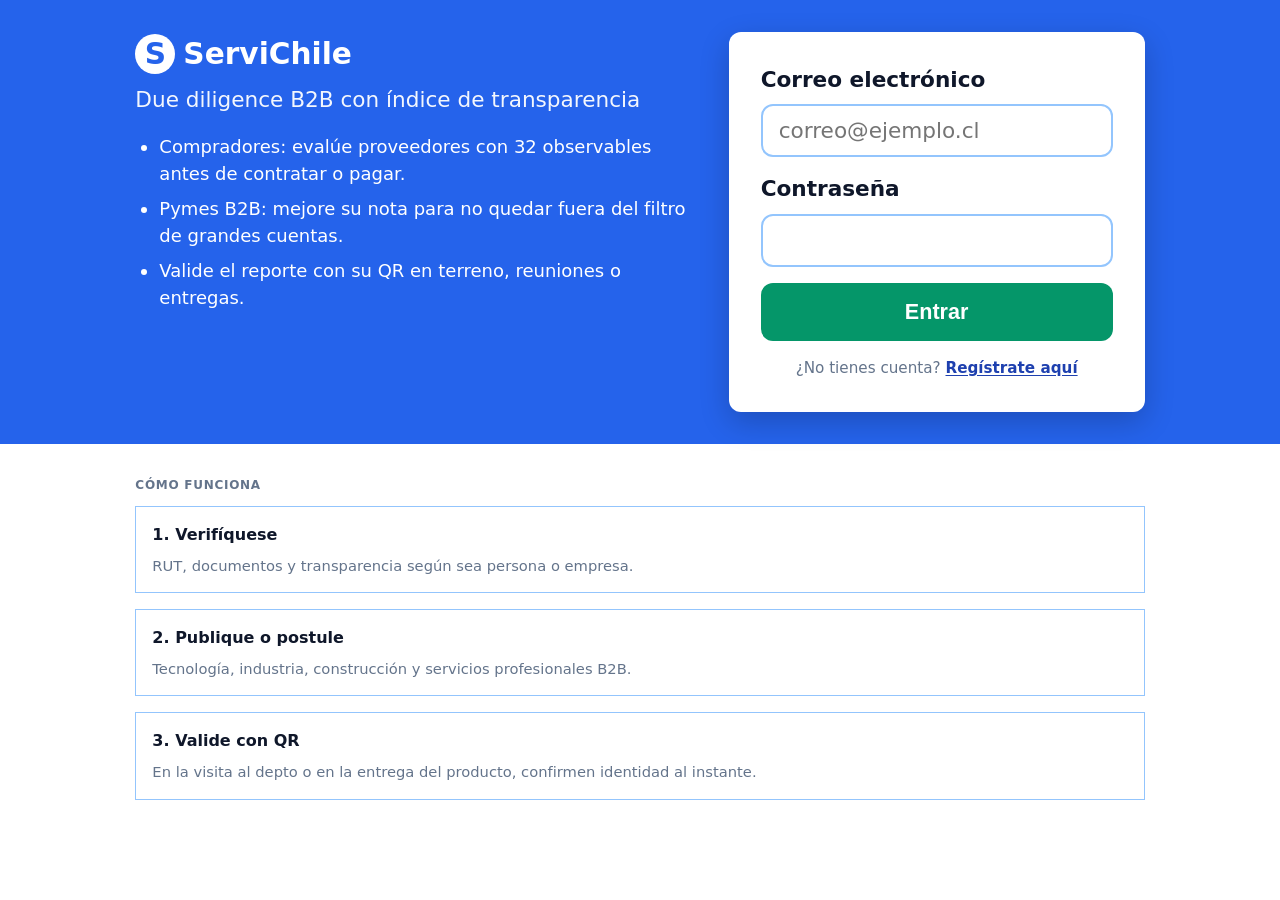
<file: index.html>
<!DOCTYPE html>
<html lang="es-CL">
<head>
  <meta charset="UTF-8">
  <meta name="viewport" content="width=device-width, initial-scale=1.0">
  <meta name="description" content="ServiChile: due diligence B2B e índice de transparencia de proveedores.">
  <meta name="theme-color" content="#2563EB">
  <title>ServiChile</title>
  <link rel="manifest" href="manifest.json">
  <link rel="icon" href="data:image/svg+xml,%3Csvg xmlns='http://www.w3.org/2000/svg' viewBox='0 0 100 100'%3E%3Ccircle cx='50' cy='50' r='48' fill='%232563EB'/%3E%3Ctext x='50' y='65' font-size='45' text-anchor='middle' fill='white' font-family='Arial'%3ES%3C/text%3E%3C/svg%3E">
  <link rel="stylesheet" href="css/styles.css?v=101">
</head>
<body>
  <div id="authGate" class="auth" hidden>
    <section class="auth__hero">
      <div class="auth__columna">
        <div class="auth__intro">
          <div class="auth__brand">
            <span class="brand__mark">S</span>
            <h1 class="auth__title">ServiChile</h1>
          </div>
          <p class="auth__subtitle">Due diligence B2B con índice de transparencia</p>
          <ul class="auth__beneficios">
            <li>Compradores: evalúe proveedores con 32 observables antes de contratar o pagar.</li>
            <li>Pymes B2B: mejore su nota para no quedar fuera del filtro de grandes cuentas.</li>
            <li>Valide el reporte con su QR en terreno, reuniones o entregas.</li>
          </ul>
        </div>

        <div class="auth__card">
          <form id="loginForm" class="auth__form" novalidate>
            <div class="field">
              <label class="field__label" for="loginEmail">Correo electrónico</label>
              <input id="loginEmail" class="field__input" name="email" type="email" autocomplete="username" required placeholder="correo@ejemplo.cl">
            </div>
            <div class="field">
              <label class="field__label" for="loginPassword">Contraseña</label>
              <input id="loginPassword" class="field__input" name="password" type="password" autocomplete="current-password" required>
            </div>
            <button class="submit-btn" type="submit">Entrar</button>
            <p id="loginStatus" class="error-text" role="alert" aria-live="assertive"></p>
            <p class="auth__alta">
              ¿No tienes cuenta?
              <a class="auth__alta-link" href="./onboarding/?v=69">Regístrate aquí</a>
            </p>
          </form>
        </div>
      </div>
    </section>

    <section class="auth__ads" aria-label="Cómo funciona">
      <div class="auth__columna auth__columna--ads">
        <p class="auth__ads-label">Cómo funciona</p>
        <div class="auth-flow">
          <article class="auth-flow__card">
            <h2 class="auth-flow__title">1. Verifíquese</h2>
            <p class="auth-flow__text">RUT, documentos y transparencia según sea persona o empresa.</p>
          </article>
          <article class="auth-flow__card">
            <h2 class="auth-flow__title">2. Publique o postule</h2>
            <p class="auth-flow__text">Tecnología, industria, construcción y servicios profesionales B2B.</p>
          </article>
          <article class="auth-flow__card">
            <h2 class="auth-flow__title">3. Valide con QR</h2>
            <p class="auth-flow__text">En la visita al depto o en la entrega del producto, confirmen identidad al instante.</p>
          </article>
        </div>
      </div>
    </section>
  </div>

  <header class="app-header">
    <div class="app-header__columna">
    <button id="historyBtn" class="menu-toggle" type="button" aria-label="Abrir menú" aria-controls="historyPanel" aria-expanded="false" hidden>
      <span class="menu-toggle__icon" aria-hidden="true">
        <svg viewBox="0 0 24 24" width="24" height="24" fill="none" stroke="currentColor" stroke-width="2" stroke-linecap="round">
          <line x1="3" y1="6" x2="21" y2="6"></line>
          <line x1="3" y1="12" x2="21" y2="12"></line>
          <line x1="3" y1="18" x2="21" y2="18"></line>
        </svg>
      </span>
    </button>
      <div class="brand">
        <span class="brand__mark">S</span>
        <h1 class="brand__title">ServiChile</h1>
      </div>
      <p class="brand__subtitle">Transparencia de proveedores B2B</p>
      <div class="header-actions">
        <button id="logoutBtn" class="install-btn" type="button" hidden>Cerrar sesión</button>
      </div>
    </div>
  </header>

  <div id="historyOverlay" class="history-overlay" hidden></div>
  <aside id="historyPanel" class="history" aria-label="Menú principal" aria-hidden="true">
    <div class="history__head">
      <h2 class="history__title">Menú</h2>
      <button id="historyClose" class="history__close" type="button" aria-label="Cerrar menú">×</button>
    </div>
    <nav id="historyMenu" class="history-menu" aria-label="Menú principal">
      <button class="history-menu__item history-menu__item--active" type="button" data-view="mapa" aria-current="page">
        <svg class="history-menu__icon" viewBox="0 0 24 24" aria-hidden="true"><path d="M1 6l7-3 8 3 7-3v15l-7 3-8-3-7 3z"/><path d="M8 3v15M16 6v15"/></svg>
        <span>Explorar</span>
      </button>
      <button class="history-menu__item" type="button" data-view="reportes">
        <svg class="history-menu__icon" viewBox="0 0 24 24" aria-hidden="true"><rect x="3" y="3" width="7" height="7"/><rect x="14" y="3" width="7" height="7"/><rect x="3" y="14" width="7" height="7"/><path d="M14 14h3v3h-3z"/><path d="M20 14v6"/><path d="M14 20h3"/></svg>
        <span>Reportes</span>
      </button>
      <button class="history-menu__item" type="button" data-view="subir-confianza">
        <svg class="history-menu__icon" viewBox="0 0 24 24" aria-hidden="true"><path d="M12 19V5"/><path d="M5 12l7-7 7 7"/><path d="M4 19h16"/></svg>
        <span>Verificación</span>
      </button>
      <button class="history-menu__item" type="button" data-view="perfil">
        <svg class="history-menu__icon" viewBox="0 0 24 24" aria-hidden="true"><path d="M20 21v-2a4 4 0 0 0-4-4H8a4 4 0 0 0-4 4v2"/><circle cx="12" cy="7" r="4"/></svg>
        <span>Perfil</span>
      </button>
    </nav>
  </aside>

  <main id="main" class="main">
    <section id="mapView" class="view">
      <div id="marketList" class="market">
        <div class="market__head">
          <h2 class="section-heading">Proveedores</h2>
          <p class="section-lead">Directorio B2B para due diligence: tecnología, industria, construcción y servicios profesionales.</p>
          <div id="marketJobs" class="market__jobs" role="group" aria-label="Verticales B2B"></div>
          <div id="marketProgreso" class="market__progreso"></div>
          <div class="market__search">
            <input id="marketSearch" class="field__input" type="search" placeholder="Buscar proveedores, maestranzas, SaaS, contratistas..." maxlength="80" />
          </div>
          <p class="market__count" id="marketCount"></p>
        </div>
        <div id="marketGrid" class="market__grid"></div>
        <p id="marketStatus" class="status-text" aria-live="polite"></p>
      </div>
      <div id="marketDetail" class="market-detalle" hidden></div>
    </section>

    <section id="perfilView" class="view" hidden>
      <h2 class="section-heading">Mi perfil</h2>
      <p class="section-lead">Datos de cuenta y estado de verificación para due diligence B2B.</p>
      <div id="perfilStatus" class="status-text" aria-live="polite"></div>

      <form id="perfilForm" class="form config-card">
        <h3 class="section-heading">Datos de cuenta</h3>

        <div class="field">
          <label class="field__label" for="perfilNombre">Nombre</label>
          <input id="perfilNombre" class="field__input" type="text" disabled />
        </div>
        <div class="field">
          <label class="field__label" for="perfilCorreo">Correo</label>
          <input id="perfilCorreo" class="field__input" type="email" disabled />
        </div>
        <div class="field">
          <label class="field__label" for="perfilEdad">Edad</label>
          <input id="perfilEdad" class="field__input" type="number" min="14" max="120" inputmode="numeric" />
        </div>
        <div class="field">
          <label class="field__label" for="perfilTelefono">Teléfono</label>
          <input id="perfilTelefono" class="field__input" type="tel" maxlength="30" inputmode="tel" autocomplete="tel" placeholder="+56 9 1234 5678" />
        </div>
        <div class="field">
          <label class="field__label" for="perfilRut">RUT</label>
          <input id="perfilRut" class="field__input" type="text" maxlength="12" inputmode="text" autocomplete="off" placeholder="12.345.678-5" />
          <p id="perfilRutHint" class="field__hint">Una vez verificado, el RUT no se puede cambiar.</p>
        </div>

        <button id="perfilGuardar" class="submit-btn" type="submit" disabled>Guardar cambios</button>
        <p id="perfilFormStatus" class="status-text" role="alert" aria-live="assertive"></p>
      </form>

      <div class="config-card">
        <h3 class="section-heading">Estado de confianza</h3>
        <dl id="perfilPasaporte" class="perfil-datos"></dl>
      </div>

      <div class="config-card" id="perfilEmpresaRaiz"></div>

      <div class="config-card">
        <h3 class="section-heading">Cuenta</h3>
        <button id="perfilLogout" class="submit-btn" type="button">Cerrar sesión</button>
        <button id="perfilEliminar" class="perfil-danger" type="button">Cerrar cuenta</button>
        <form id="perfilEliminarForm" class="perfil-eliminar" hidden>
          <p class="field__hint">Se borran su cuenta, su perfil y sus reservas. No se puede deshacer.</p>
          <div class="field">
            <label class="field__label" for="perfilEliminarPass">Confirme su contraseña</label>
            <input id="perfilEliminarPass" class="field__input" type="password" autocomplete="current-password" maxlength="128" required />
          </div>
          <button class="perfil-danger" type="submit">Eliminar mi cuenta</button>
          <button id="perfilEliminarCancelar" class="history__clear" type="button">No eliminar</button>
          <p id="perfilEliminarStatus" class="status-text" role="alert" aria-live="assertive"></p>
        </form>
      </div>
    </section>

    <section id="verifyView" class="view" hidden>
      <h2 class="section-heading">Reportes</h2>
      <div id="reporteRaiz" class="reporte-raiz"></div>
    </section>

    <section id="subirConfianzaView" class="view" hidden>
      <h2 class="section-heading">Verificación</h2>
      <div id="subirConfianzaRaiz" class="confianza"></div>
    </section>

  </main>

  <footer class="app-footer">
    <p class="app-footer__note">ServiChile facilita verificación de identidad y transparencia. No reemplaza asesoría legal ni contratos notariales.</p>
    <nav class="app-footer__nav" aria-label="Enlaces de interés">
      <a class="app-footer__link" href="https://www.sernac.cl" target="_blank" rel="noopener noreferrer">SERNAC</a>
      <a class="app-footer__link" href="https://www.sernamyp.cl" target="_blank" rel="noopener noreferrer">SERNAMYP</a>
      <a class="app-footer__link" href="https://www.chileatiende.gob.cl" target="_blank" rel="noopener noreferrer">ChileAtiende</a>
    </nav>
  </footer>

  <script src="js/vendor/qrcode.min.js?v=69"></script>
  <script src="js/data/categorias.js?v=92"></script>
  <script src="js/core/security.js?v=84"></script>
  <script src="js/compliance.js?v=69"></script>
  <script src="js/core/auth.js?v=69"></script>
  <script src="js/modules/progreso-cuenta.js?v=82"></script>
  <script src="js/modules/reporte-qr.js?v=105"></script>
  <script src="js/modules/subir-confianza.js?v=74"></script>
  <script src="js/modules/reporte-persona.js?v=82"></script>
  <script src="js/modules/reporte-empresa.js?v=82"></script>
  <script src="js/modules/market-monetizacion.js?v=97"></script>
  <script src="js/modules/market.js?v=103"></script>
  <script src="js/modules/perfil-empresa.js?v=101"></script>
  <script src="js/app.js?v=106"></script>
  <script>
    if ('serviceWorker' in navigator) {
      navigator.serviceWorker.register('sw.js?v=106').catch(function () {});
    }
  </script>
</body>
</html>
</file>
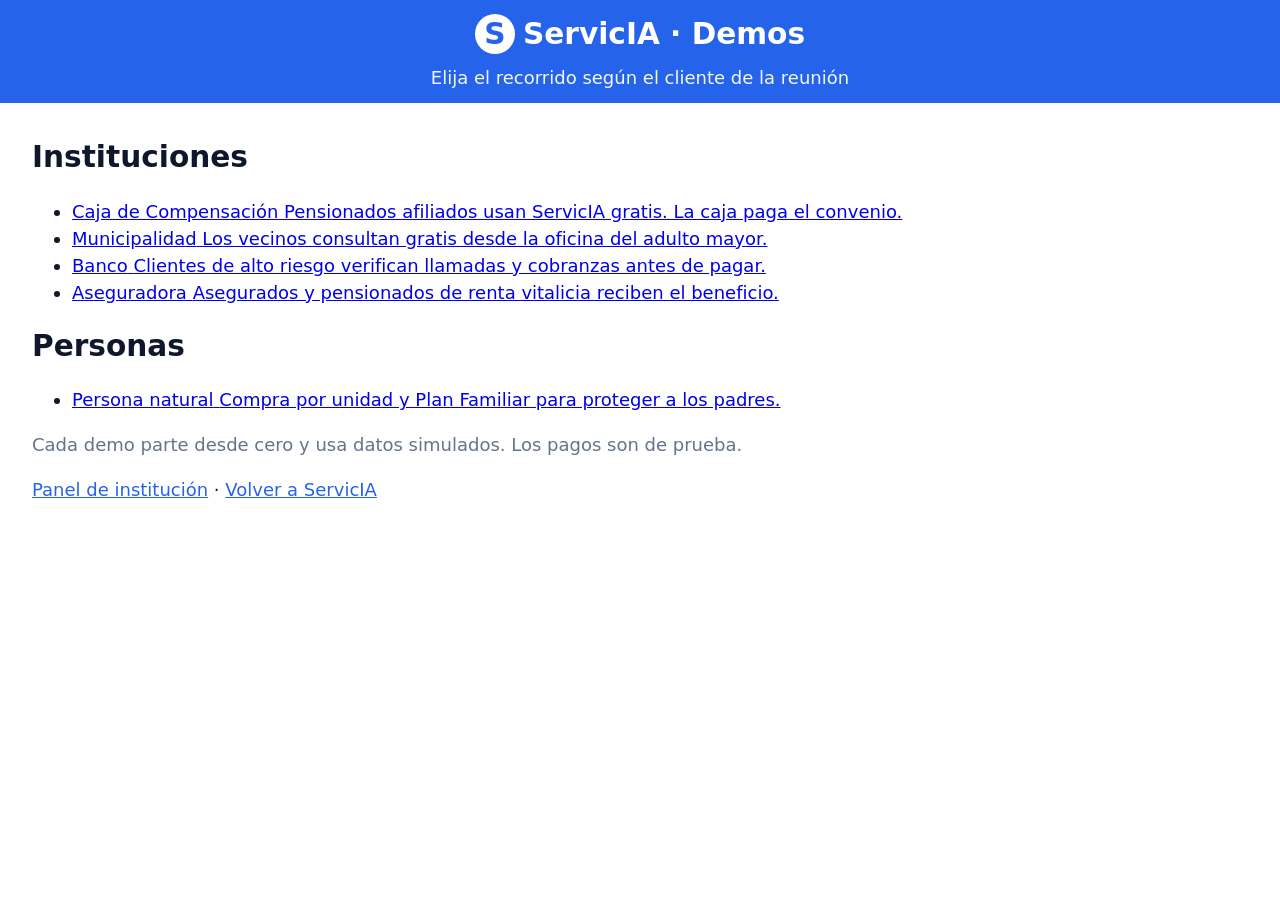
<file: demo/index.html>
<!DOCTYPE html>
<html lang="es-CL">
<head>
  <meta charset="UTF-8">
  <meta name="viewport" content="width=device-width, initial-scale=1.0">
  <meta name="theme-color" content="#0f4c81">
  <meta name="robots" content="noindex">
  <title>Demos - ServicIA</title>
  <link rel="icon" href="data:image/svg+xml,%3Csvg xmlns='http://www.w3.org/2000/svg' viewBox='0 0 100 100'%3E%3Ccircle cx='50' cy='50' r='48' fill='%230f4c81'/%3E%3Ctext x='50' y='65' font-size='45' text-anchor='middle' fill='white' font-family='Arial'%3ES%3C/text%3E%3C/svg%3E">
  <link rel="stylesheet" href="../css/styles.css">
</head>
<body>
  <header class="app-header">
    <div class="brand">
      <span class="brand__mark">S</span>
      <h1 class="brand__title">ServicIA · Demos</h1>
    </div>
    <p class="brand__subtitle">Elija el recorrido según el cliente de la reunión</p>
  </header>
  <main class="main">
    <h2 class="section-heading">Instituciones</h2>
    <ul class="demo-index">
      <li>
        <a class="demo-index__card" href="caja/">
          <span class="demo-index__title">Caja de Compensación</span>
          <span class="demo-index__text">Pensionados afiliados usan ServicIA gratis. La caja paga el convenio.</span>
        </a>
      </li>
      <li>
        <a class="demo-index__card" href="muni/">
          <span class="demo-index__title">Municipalidad</span>
          <span class="demo-index__text">Los vecinos consultan gratis desde la oficina del adulto mayor.</span>
        </a>
      </li>
      <li>
        <a class="demo-index__card" href="banco/">
          <span class="demo-index__title">Banco</span>
          <span class="demo-index__text">Clientes de alto riesgo verifican llamadas y cobranzas antes de pagar.</span>
        </a>
      </li>
      <li>
        <a class="demo-index__card" href="aseguradora/">
          <span class="demo-index__title">Aseguradora</span>
          <span class="demo-index__text">Asegurados y pensionados de renta vitalicia reciben el beneficio.</span>
        </a>
      </li>
    </ul>
    <h2 class="section-heading">Personas</h2>
    <ul class="demo-index">
      <li>
        <a class="demo-index__card" href="persona/">
          <span class="demo-index__title">Persona natural</span>
          <span class="demo-index__text">Compra por unidad y Plan Familiar para proteger a los padres.</span>
        </a>
      </li>
    </ul>
    <p class="help-text">Cada demo parte desde cero y usa datos simulados. Los pagos son de prueba.</p>
    <p><a class="app-footer__link" href="../panel/">Panel de institución</a> · <a class="app-footer__link" href="../">Volver a ServicIA</a></p>
  </main>
</body>
</html>
</file>
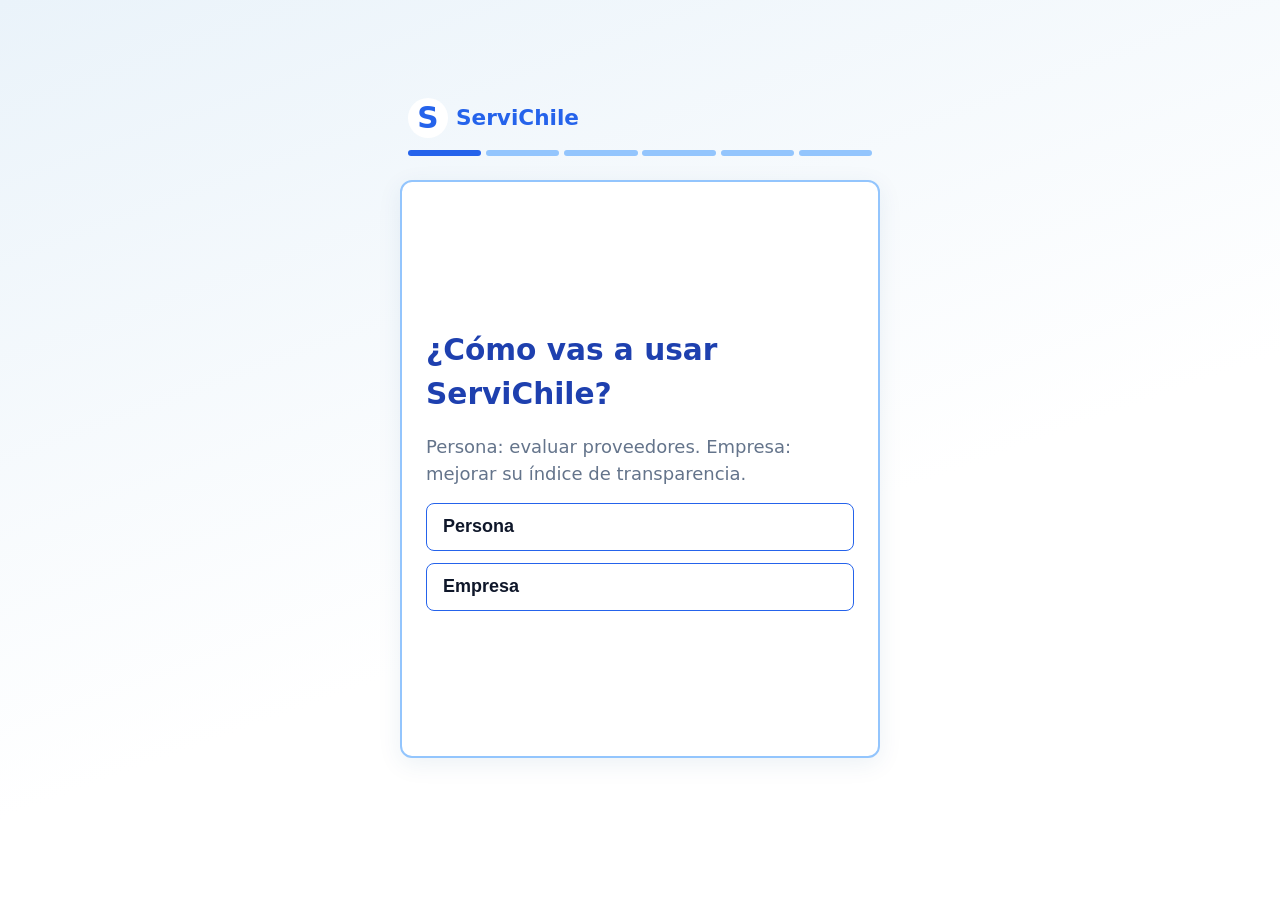
<file: onboarding/index.html>
<!DOCTYPE html>
<html lang="es-CL">
<head>
  <meta charset="UTF-8">
  <meta name="viewport" content="width=device-width, initial-scale=1.0">
  <meta name="description" content="Bienvenida a ServiChile. Cuéntanos un poco sobre ti.">
  <meta name="theme-color" content="#2563EB">
  <title>ServiChile - Bienvenida</title>
  <link rel="manifest" href="../manifest.json">
  <link rel="icon" href="data:image/svg+xml,%3Csvg xmlns='http://www.w3.org/2000/svg' viewBox='0 0 100 100'%3E%3Ccircle cx='50' cy='50' r='48' fill='%232563EB'/%3E%3Ctext x='50' y='65' font-size='45' text-anchor='middle' fill='white' font-family='Arial'%3ES%3C/text%3E%3C/svg%3E">
  <link rel="stylesheet" href="../css/styles.css">
</head>
<body>
  <main class="onboarding">
    <div class="onboarding__shell">
      <header class="onboarding__header">
        <div class="onboarding__brand">
          <span class="brand__mark">S</span>
          <span class="onboarding__brand-name">ServiChile</span>
        </div>
        <div id="progress" class="onboarding__progress" aria-hidden="true"></div>
      </header>

      <div id="deck" class="onboarding__deck" aria-live="polite"></div>

      <footer class="onboarding__footer">
        <button id="prevBtn" class="onboarding__nav" type="button" hidden>Atrás</button>
        <p id="stepStatus" class="onboarding__status" aria-live="polite"></p>
      </footer>
    </div>
  </main>

  <meta http-equiv="Cache-Control" content="no-cache, no-store, must-revalidate">
  <script src="../js/core/auth.js?v=69"></script>
  <script src="../js/modules/progreso-cuenta.js?v=69"></script>
  <script src="../js/onboarding.js?v=82"></script>
</body>
</html>
</file>
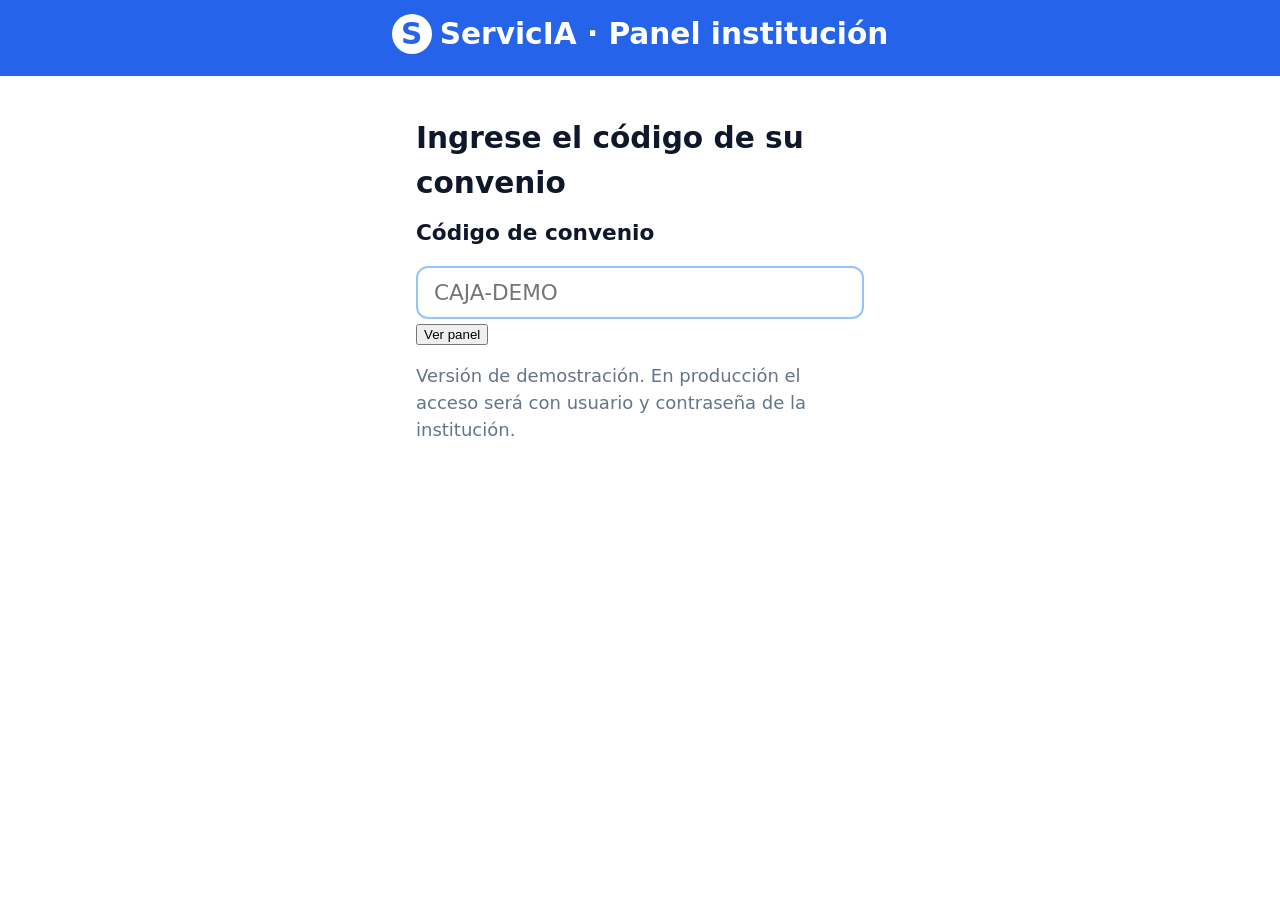
<file: panel/index.html>
<!DOCTYPE html>
<html lang="es-CL">
<head>
  <meta charset="UTF-8">
  <meta name="viewport" content="width=device-width, initial-scale=1.0">
  <meta name="description" content="Panel de uso del convenio institucional de ServicIA">
  <meta name="theme-color" content="#0f4c81">
  <meta name="robots" content="noindex">
  <title>Panel institución - ServicIA</title>
  <link rel="icon" href="data:image/svg+xml,%3Csvg xmlns='http://www.w3.org/2000/svg' viewBox='0 0 100 100'%3E%3Ccircle cx='50' cy='50' r='48' fill='%230f4c81'/%3E%3Ctext x='50' y='65' font-size='45' text-anchor='middle' fill='white' font-family='Arial'%3ES%3C/text%3E%3C/svg%3E">
  <link rel="stylesheet" href="../css/styles.css">
  <link rel="stylesheet" href="panel.css">
</head>
<body>
  <header class="app-header">
    <div class="brand">
      <span class="brand__mark">S</span>
      <h1 class="brand__title">ServicIA · Panel institución</h1>
    </div>
    <p id="panelInst" class="brand__subtitle"></p>
  </header>

  <main class="panel">
    <section id="panelLogin" class="panel__login">
      <h2 class="section-heading">Ingrese el código de su convenio</h2>
      <form id="panelLoginForm" class="panel__login-form" novalidate>
        <label class="field__label" for="panelCodigo">Código de convenio</label>
        <div class="convenio__row">
          <input id="panelCodigo" class="field__input convenio__input" type="text" maxlength="20" autocomplete="off" placeholder="CAJA-DEMO">
          <button class="convenio__btn" type="submit">Ver panel</button>
        </div>
        <p id="panelLoginError" class="error-text" role="alert" hidden></p>
      </form>
      <p class="help-text">Versión de demostración. En producción el acceso será con usuario y contraseña de la institución.</p>
    </section>

    <section id="panelView" hidden>
      <p id="panelEjemplo" class="panel__ejemplo" hidden>Mostrando datos de ejemplo generados para la demostración.</p>

      <div class="panel__toolbar">
        <label class="field__label" for="panelPeriodo">Mes</label>
        <select id="panelPeriodo" class="field__input panel__select"></select>
        <button id="panelCsv" class="convenio__btn" type="button">Descargar CSV</button>
        <button id="panelPrint" class="convenio__btn panel__btn--ghost" type="button">Imprimir reporte</button>
      </div>

      <div id="panelKpis" class="panel__kpis"></div>

      <section class="panel__card">
        <h2 class="panel__card-title">Cupo de consultas judiciales</h2>
        <div class="panel__meter" role="progressbar" aria-valuemin="0" aria-valuemax="100" id="panelMeter">
          <span id="panelMeterFill" class="panel__meter-fill"></span>
        </div>
        <p id="panelCupoText" class="panel__muted"></p>
      </section>

      <section class="panel__card">
        <h2 class="panel__card-title">Consultas por tipo de caso</h2>
        <table class="panel__table">
          <thead>
            <tr><th scope="col">Caso</th><th scope="col">Consultas</th><th scope="col">Alertas</th><th scope="col">% con alerta</th></tr>
          </thead>
          <tbody id="panelCasos"></tbody>
        </table>
      </section>

      <section class="panel__card">
        <h2 class="panel__card-title">Tendencia últimos 6 meses</h2>
        <div id="panelTrend" class="panel__trend" role="img"></div>
      </section>

      <section class="panel__card panel__card--muted">
        <h2 class="panel__card-title">Privacidad</h2>
        <p class="panel__muted">El panel muestra solo conteos agregados. No incluye RUT, nombres, patentes ni resultados individuales de los usuarios.</p>
      </section>

      <div class="panel__footer-actions">
        <button id="panelEjemploBtn" class="convenio__btn panel__btn--ghost" type="button">Cargar datos de ejemplo</button>
        <button id="panelBorrar" class="convenio__btn panel__btn--ghost" type="button">Borrar datos del convenio</button>
        <button id="panelSalir" class="convenio__btn panel__btn--ghost" type="button">Cambiar de institución</button>
        <a class="panel__link" href="../">Volver a ServicIA</a>
      </div>
    </section>
  </main>

  <script src="../js/data/categorias.js"></script>
  <script src="../js/core/security.js"></script>
  <script src="../js/modules/convenios.js"></script>
  <script src="panel.js"></script>
</body>
</html>
</file>
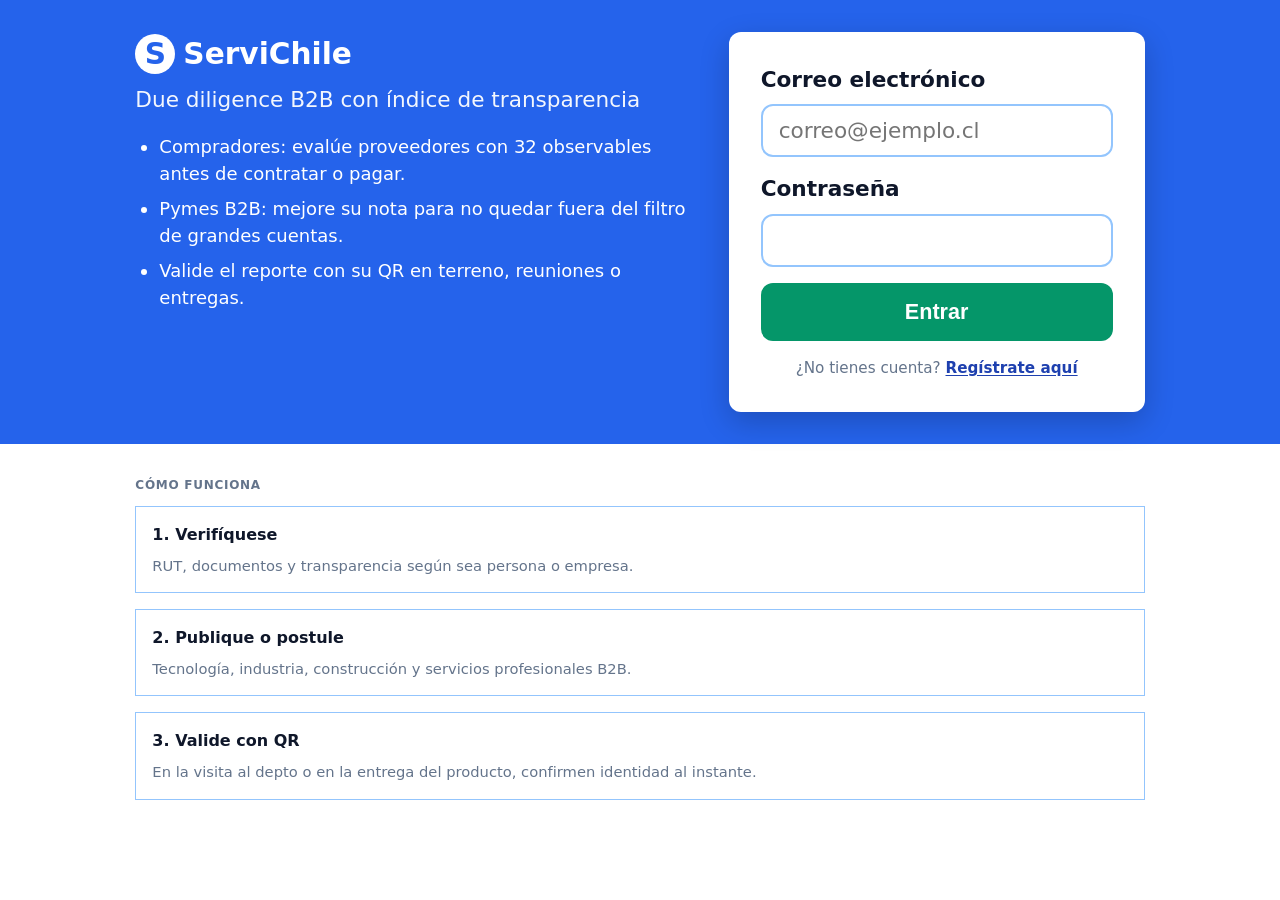
<file: demo/aseguradora/index.html>
<!DOCTYPE html>
<html lang="es-CL">
<head>
  <meta charset="UTF-8">
  <meta name="viewport" content="width=device-width, initial-scale=1.0">
  <meta name="robots" content="noindex">
  <meta http-equiv="refresh" content="0; url=../../?demo=aseguradora">
  <title>Demo Aseguradora - ServicIA</title>
  <link rel="icon" href="data:image/svg+xml,%3Csvg xmlns='http://www.w3.org/2000/svg' viewBox='0 0 100 100'%3E%3Ccircle cx='50' cy='50' r='48' fill='%230f4c81'/%3E%3Ctext x='50' y='65' font-size='45' text-anchor='middle' fill='white' font-family='Arial'%3ES%3C/text%3E%3C/svg%3E">
  <script>window.location.replace('../../?demo=aseguradora');</script>
</head>
<body>
  <p><a href="../../?demo=aseguradora">Abrir demo Aseguradora</a></p>
</body>
</html>
</file>
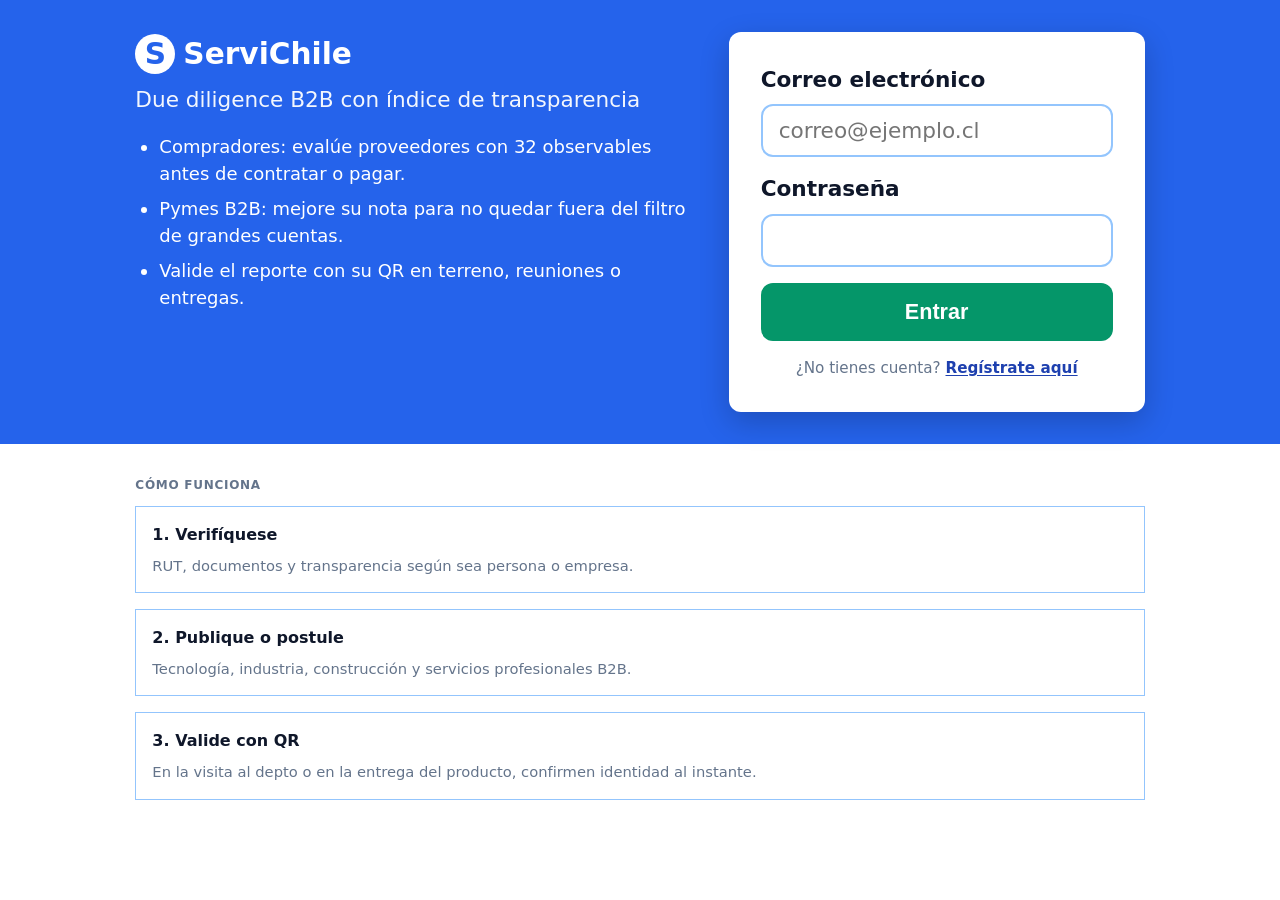
<file: demo/banco/index.html>
<!DOCTYPE html>
<html lang="es-CL">
<head>
  <meta charset="UTF-8">
  <meta name="viewport" content="width=device-width, initial-scale=1.0">
  <meta name="robots" content="noindex">
  <meta http-equiv="refresh" content="0; url=../../?demo=banco">
  <title>Demo Banco - ServicIA</title>
  <link rel="icon" href="data:image/svg+xml,%3Csvg xmlns='http://www.w3.org/2000/svg' viewBox='0 0 100 100'%3E%3Ccircle cx='50' cy='50' r='48' fill='%230f4c81'/%3E%3Ctext x='50' y='65' font-size='45' text-anchor='middle' fill='white' font-family='Arial'%3ES%3C/text%3E%3C/svg%3E">
  <script>window.location.replace('../../?demo=banco');</script>
</head>
<body>
  <p><a href="../../?demo=banco">Abrir demo Banco</a></p>
</body>
</html>
</file>
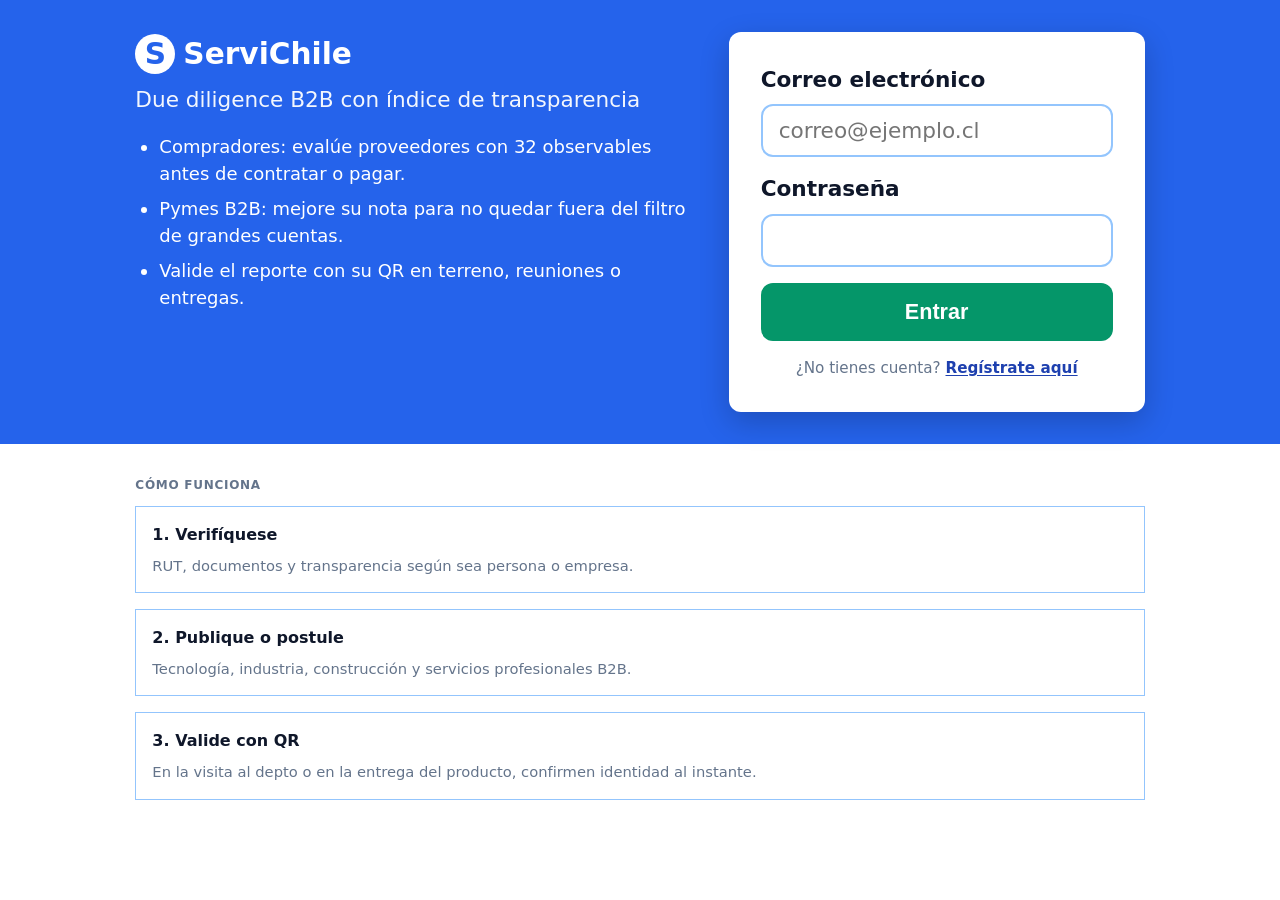
<file: demo/caja/index.html>
<!DOCTYPE html>
<html lang="es-CL">
<head>
  <meta charset="UTF-8">
  <meta name="viewport" content="width=device-width, initial-scale=1.0">
  <meta name="robots" content="noindex">
  <meta http-equiv="refresh" content="0; url=../../?demo=caja">
  <title>Demo Caja de Compensación - ServicIA</title>
  <link rel="icon" href="data:image/svg+xml,%3Csvg xmlns='http://www.w3.org/2000/svg' viewBox='0 0 100 100'%3E%3Ccircle cx='50' cy='50' r='48' fill='%230f4c81'/%3E%3Ctext x='50' y='65' font-size='45' text-anchor='middle' fill='white' font-family='Arial'%3ES%3C/text%3E%3C/svg%3E">
  <script>window.location.replace('../../?demo=caja');</script>
</head>
<body>
  <p><a href="../../?demo=caja">Abrir demo Caja de Compensación</a></p>
</body>
</html>
</file>
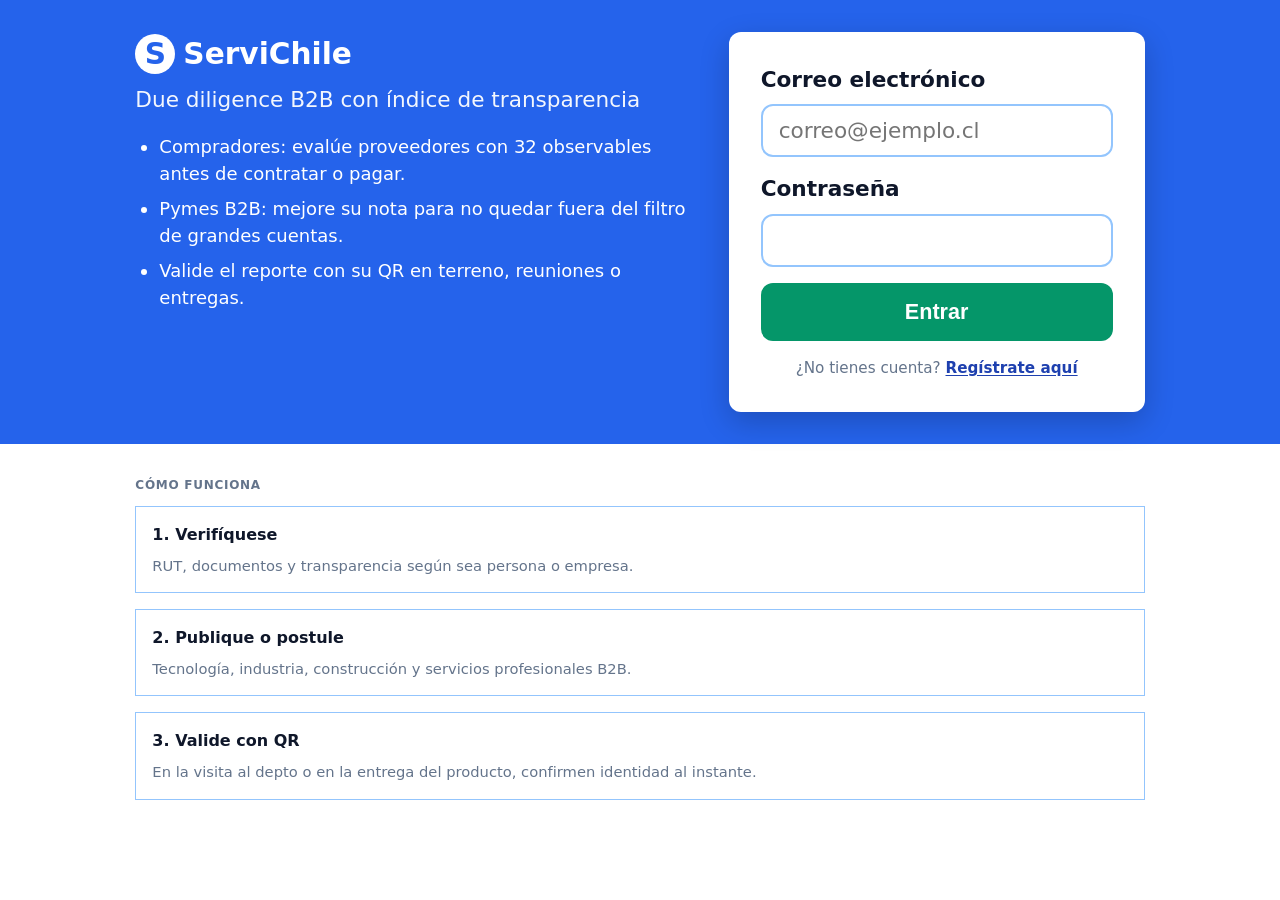
<file: demo/muni/index.html>
<!DOCTYPE html>
<html lang="es-CL">
<head>
  <meta charset="UTF-8">
  <meta name="viewport" content="width=device-width, initial-scale=1.0">
  <meta name="robots" content="noindex">
  <meta http-equiv="refresh" content="0; url=../../?demo=muni">
  <title>Demo Municipalidad - ServicIA</title>
  <link rel="icon" href="data:image/svg+xml,%3Csvg xmlns='http://www.w3.org/2000/svg' viewBox='0 0 100 100'%3E%3Ccircle cx='50' cy='50' r='48' fill='%230f4c81'/%3E%3Ctext x='50' y='65' font-size='45' text-anchor='middle' fill='white' font-family='Arial'%3ES%3C/text%3E%3C/svg%3E">
  <script>window.location.replace('../../?demo=muni');</script>
</head>
<body>
  <p><a href="../../?demo=muni">Abrir demo Municipalidad</a></p>
</body>
</html>
</file>
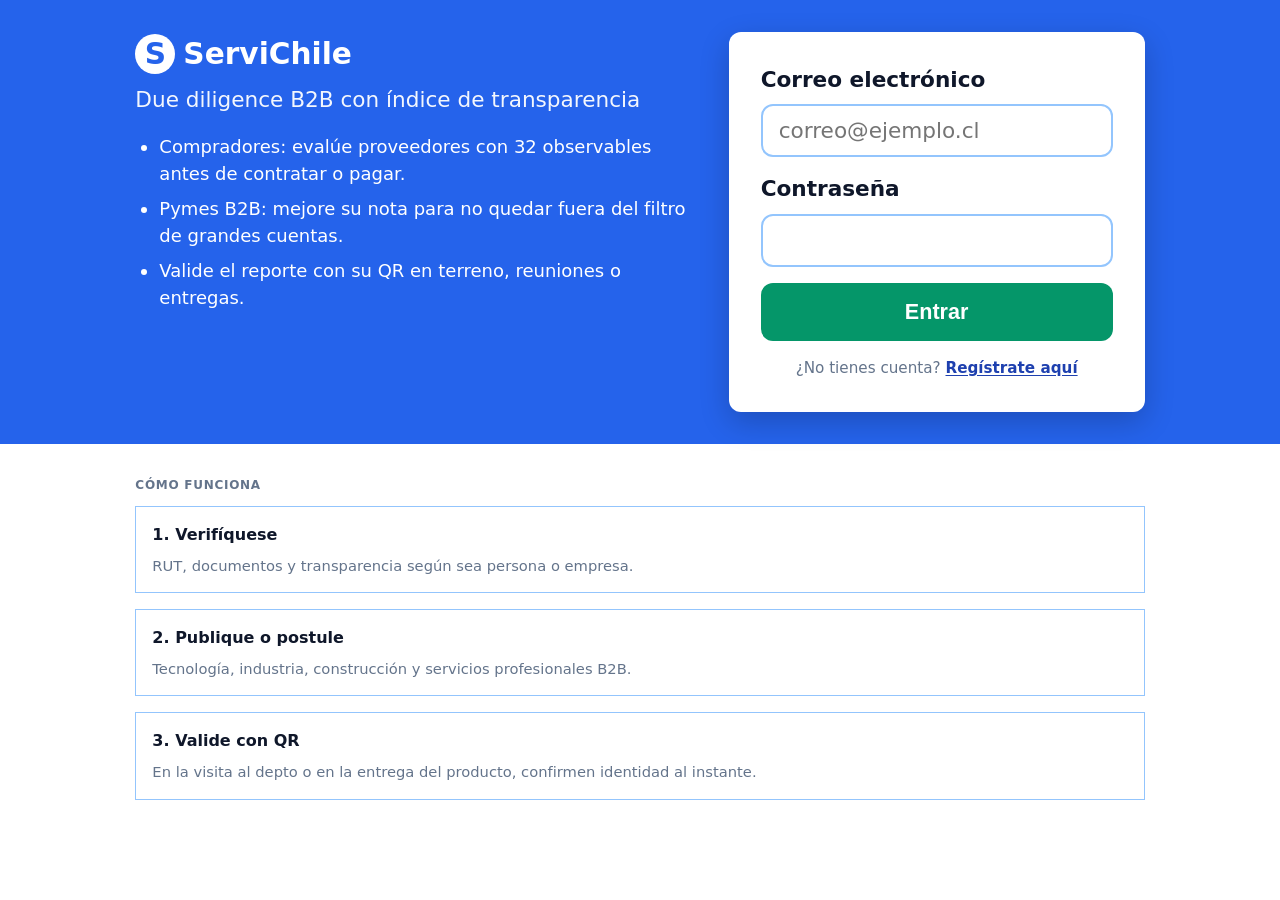
<file: demo/persona/index.html>
<!DOCTYPE html>
<html lang="es-CL">
<head>
  <meta charset="UTF-8">
  <meta name="viewport" content="width=device-width, initial-scale=1.0">
  <meta name="robots" content="noindex">
  <meta http-equiv="refresh" content="0; url=../../?demo=persona">
  <title>Demo Persona natural - ServicIA</title>
  <link rel="icon" href="data:image/svg+xml,%3Csvg xmlns='http://www.w3.org/2000/svg' viewBox='0 0 100 100'%3E%3Ccircle cx='50' cy='50' r='48' fill='%230f4c81'/%3E%3Ctext x='50' y='65' font-size='45' text-anchor='middle' fill='white' font-family='Arial'%3ES%3C/text%3E%3C/svg%3E">
  <script>window.location.replace('../../?demo=persona');</script>
</head>
<body>
  <p><a href="../../?demo=persona">Abrir demo Persona natural</a></p>
</body>
</html>
</file>
<file: css/styles.css>
:root {
  --page-pad: var(--space-lg);
  --content-width: 83%;
  /* Paleta derivada de #2563EB (azul un poco más oscuro, menos deslumbrante) */
  --color-primary: #2563EB;
  --color-primary-dark: #1E40AF;
  --color-primary-light: #3B82F6;
  --color-secondary: #EFF6FF;
  --color-secondary-strong: #DBEAFE;
  --color-accent: #D97706;
  --color-accent-dark: #B45309;
  --color-bg: #ffffff;
  --color-text: #0F172A;
  --color-muted: #64748B;
  --icono-bg: var(--color-primary);
  --icono-fg: #ffffff;
  --color-border: #93C5FD;
  --color-error: #DC2626;
  --color-success: #059669;
  --color-success-dark: #047857;
  --color-success-soft: #ECFDF5;
  --color-success-ink: #065F46;
  --color-warn-soft: #FFFBEB;
  --color-emergency: #DC2626;
  --color-emergency-dark: #B91C1C;
  --font-base: system-ui, -apple-system, BlinkMacSystemFont, 'Segoe UI', Roboto, 'Helvetica Neue', Arial, sans-serif;
  --font-mono: ui-monospace, SFMono-Regular, Menlo, monospace;
  --font-size-base: 1rem;
  --font-size-lg: 1.125rem;
  --font-size-xl: 1.5rem;
  --space-xs: 0.5rem;
  --space-sm: 0.75rem;
  --space-md: 1rem;
  --space-lg: 1.25rem;
  --space-xl: 1.75rem;
  --radius: 0.75rem;
  --radius-sm: 0.5rem;
  --touch-min: 2.75rem;
}

@media (min-width: 40rem) {
  :root {
    --font-size-base: 1.125rem;
    --font-size-lg: 1.35rem;
    --font-size-xl: 1.85rem;
    --space-lg: 1.5rem;
    --space-xl: 2rem;
    --touch-min: 3rem;
  }
}

* {
  box-sizing: border-box;
}

html {
  font-size: 100%;
  -webkit-text-size-adjust: 100%;
}

body {
  margin: 0;
  padding: 0;
  font-family: var(--font-base);
  font-size: var(--font-size-base);
  line-height: 1.5;
  color: var(--color-text);
  background-color: var(--color-bg);
}

.u-visually-hidden {
  position: absolute;
  width: 1px;
  height: 1px;
  padding: 0;
  margin: -1px;
  overflow: hidden;
  clip: rect(0, 0, 0, 0);
  white-space: nowrap;
  border: 0;
}

.app-header {
  background-color: var(--color-primary);
  color: #ffffff;
  padding: var(--space-sm) 0;
  text-align: center;
}

.app-header__columna {
  display: flex;
  flex-wrap: wrap;
  align-items: center;
  justify-content: space-between;
  gap: var(--space-xs) 0;
  width: calc((100% - 2 * var(--page-pad)) * 0.83);
  margin: 0 auto;
}

.app-header__columna .brand,
.app-header__columna .brand__subtitle {
  width: 100%;
}

.app-header__columna .brand {
  order: 2;
}

.app-header__columna .brand__subtitle {
  order: 3;
}

.brand {
  display: flex;
  align-items: center;
  justify-content: center;
  gap: var(--space-xs);
}

.brand__mark {
  display: inline-flex;
  align-items: center;
  justify-content: center;
  width: 2rem;
  height: 2rem;
  background-color: #ffffff;
  color: var(--color-primary);
  border-radius: 50%;
  font-weight: 700;
  font-size: 1.25rem;
}

.brand__title {
  margin: 0;
  font-size: var(--font-size-lg);
  font-weight: 700;
}

.brand__subtitle {
  margin: var(--space-xs) 0 0;
  font-size: 0.875rem;
  opacity: 0.95;
}

.header-actions {
  position: static;
  z-index: 1600;
  display: flex;
  align-items: center;
  justify-content: center;
  gap: var(--space-xs);
  flex-wrap: wrap;
}

.install-btn {
  min-height: 2.25rem;
  padding: var(--space-xs) var(--space-sm);
  font-size: 0.875rem;
  font-weight: 600;
  color: var(--color-primary);
  background-color: #ffffff;
  border: none;
  border-radius: var(--radius);
  cursor: pointer;
}

.install-btn:hover,
.install-btn:focus {
  background-color: var(--color-secondary);
  outline: 3px solid #ffffff;
  outline-offset: 2px;
}

@media (min-width: 40rem) {
  .brand__mark {
    width: 2.5rem;
    height: 2.5rem;
    font-size: var(--font-size-xl);
  }

  .brand__title {
    font-size: var(--font-size-xl);
  }

  .brand__subtitle {
    font-size: var(--font-size-base);
  }

  .header-actions {
    gap: var(--space-sm);
  }

  .install-btn {
    min-height: var(--touch-min);
    padding: var(--space-sm) var(--space-md);
    font-size: var(--font-size-base);
  }
}

.main {
  margin: 0 auto;
  padding: var(--page-pad);
}

@media (min-width: 40rem) {
  :root {
    --page-pad: var(--space-xl);
  }

}

.view {
  display: block;
  max-width: var(--content-width);
  margin-left: auto;
  margin-right: auto;
}

.view[hidden] {
  display: none;
}

.help-text {
  font-size: 0.875rem;
  color: var(--color-muted);
  margin: var(--space-xs) 0 0;
}

@media (min-width: 40rem) {

  .help-text {
    font-size: var(--font-size-base);
  }
}

.error-text {
  font-size: var(--font-size-base);
  color: var(--color-error);
  margin: var(--space-xs) 0 0;
  min-height: 1.5rem;
}

.status-text {
  font-size: var(--font-size-lg);
  color: var(--color-success);
  margin: var(--space-md) 0 0;
  min-height: 1.5rem;
}

.section-heading {
  font-size: var(--font-size-lg);
  margin: 0 0 var(--space-sm);
}

.section-lead {
  font-size: var(--font-size-base);
}

@media (min-width: 40rem) {
  .section-heading {
    font-size: var(--font-size-xl);
  }

  .section-lead {
    font-size: var(--font-size-lg);
  }
}

.submit-btn {
  display: inline-flex;
  align-items: center;
  justify-content: center;
  width: 100%;
  min-height: var(--touch-min);
  padding: var(--space-sm) var(--space-md);
  font-size: var(--font-size-base);
  font-weight: 600;
  border: none;
  border-radius: var(--radius);
  cursor: pointer;
  text-decoration: none;
  box-sizing: border-box;
}

@media (min-width: 40rem) {
  .submit-btn {
    padding: var(--space-md);
    font-size: var(--font-size-lg);
  }
}

.form {
  display: grid;
  gap: var(--space-lg);
  margin-top: 0;
}

.field {
  display: flex;
  flex-direction: column;
}

.field__label {
  font-size: var(--font-size-base);
  font-weight: 600;
  margin-bottom: var(--space-xs);
}

.field__input,
.field__textarea {
  width: 100%;
  min-height: var(--touch-min);
  padding: var(--space-sm) var(--space-md);
  font-size: var(--font-size-base);
  font-family: inherit;
  border: 2px solid var(--color-border);
  border-radius: var(--radius);
  background-color: var(--color-bg);
  color: var(--color-text);
}

@media (min-width: 40rem) {
  .field__label,
  .field__input,
  .field__textarea {
    font-size: var(--font-size-lg);
  }
}

.field__input:focus,
.field__textarea:focus {
  outline: 3px solid var(--color-primary);
  outline-offset: 2px;
  border-color: var(--color-primary);
}

.field__textarea {
  min-height: 6rem;
  resize: vertical;
}

.submit-btn {
  color: #ffffff;
  background-color: var(--color-success);
}

.submit-btn:hover,
.submit-btn:focus {
  background-color: var(--color-success-dark);
  outline: 3px solid var(--color-success);
  outline-offset: 2px;
}

.submit-btn:disabled {
  background-color: var(--color-muted);
  cursor: not-allowed;
}


.app-footer {
  background-color: #f5f5f5;
  color: var(--color-muted);
  padding: var(--space-md) var(--space-md) calc(var(--space-md) + var(--page-pad));
  text-align: center;
  margin-top: var(--space-lg);
  font-size: 0.875rem;
}

.app-footer__note {
  margin: 0 0 var(--space-xs);
}

.app-footer__nav {
  display: flex;
  justify-content: center;
  gap: var(--space-sm);
  flex-wrap: wrap;
}

.app-footer__link {
  color: var(--color-primary);
  text-decoration: underline;
}

.app-footer__link:hover,
.app-footer__link:focus {
  color: var(--color-primary-dark);
}

@media (min-width: 40rem) {
  .app-footer {
    padding: var(--space-lg);
    margin-top: var(--space-xl);
    font-size: var(--font-size-base);
  }

  .app-footer__note {
    margin: 0 0 var(--space-sm);
  }

  .app-footer__nav {
    gap: var(--space-md);
  }
}

.auth {
  position: fixed;
  inset: 0;
  z-index: 2000;
  overflow-y: auto;
  background-color: var(--color-bg);
}

.auth[hidden] {
  display: none;
}

/* Misma columna que el encabezado y el contenido de la app */
.auth__columna {
  width: calc((100% - 2 * var(--page-pad)) * 0.83);
  margin: 0 auto;
}

.auth__hero {
  padding: var(--space-xl) 0;
  color: #ffffff;
  background-color: var(--color-primary);
}

.auth__hero .auth__columna {
  display: grid;
  gap: var(--space-xl);
  align-items: start;
}

.auth__brand {
  display: flex;
  align-items: center;
  gap: var(--space-xs);
}

.auth__title {
  margin: 0;
  font-size: var(--font-size-xl);
  font-weight: 700;
}

.auth__subtitle {
  margin: var(--space-xs) 0 var(--space-md);
  font-size: var(--font-size-lg);
  opacity: 0.95;
}

.auth__beneficios {
  margin: 0;
  padding-left: var(--space-lg);
  line-height: 1.5;
}

.auth__beneficios li + li {
  margin-top: var(--space-xs);
}

.auth__card {
  width: 100%;
  padding: var(--space-lg);
  color: var(--color-text);
  background-color: var(--color-bg);
  border-radius: var(--radius);
  box-shadow: 0 10px 30px rgba(0, 0, 0, 0.2);
}

.auth__tabs {
  display: flex;
  gap: 0;
  margin-bottom: var(--space-lg);
  border: 2px solid var(--color-border);
  border-radius: var(--radius);
  overflow: hidden;
}

.auth__tab {
  flex: 1;
  min-height: var(--touch-min);
  padding: var(--space-sm) var(--space-md);
  font-size: var(--font-size-base);
  font-weight: 600;
  color: var(--color-primary);
  background-color: var(--color-bg);
  border: none;
  cursor: pointer;
}

.auth__tab:focus {
  outline: none;
}

.auth__tab:focus-visible {
  outline: 3px solid var(--color-primary);
  outline-offset: -3px;
}

.auth__tab--active {
  color: #ffffff;
  background-color: var(--color-primary);
}

.auth__form {
  display: grid;
  gap: var(--space-md);
}

.auth__form[hidden] {
  display: none;
}

.auth__form .error-text:empty {
  display: none;
}

.auth__alta {
  margin: 0;
  text-align: center;
  color: var(--color-muted);
  font-size: 0.95rem;
}

.auth__alta-link {
  color: var(--color-primary-dark);
  font-weight: 600;
  text-decoration: underline;
  text-underline-offset: 0.15em;
}

.auth__alta-link:hover,
.auth__alta-link:focus-visible {
  color: var(--color-primary);
}

.auth__ads {
  padding: var(--space-xl) 0;
}

.auth__ads-label {
  margin: 0 0 var(--space-sm);
  font-size: 0.75rem;
  font-weight: 600;
  letter-spacing: 0.06em;
  text-transform: uppercase;
  color: var(--color-muted);
}

.auth__ads-grid {
  display: grid;
  gap: var(--space-md);
  margin-top: var(--space-md);
}

.ad-slot {
  display: flex;
  align-items: center;
  justify-content: center;
  min-height: 10rem;
  font-size: 0.875rem;
  color: var(--color-muted);
  background-color: var(--color-secondary);
  border: 2px dashed var(--color-border);
  border-radius: var(--radius);
}

.ad-slot--banner {
  min-height: 6rem;
}

@media (min-width: 40rem) {
  .auth__hero .auth__columna {
    grid-template-columns: 1fr minmax(20rem, 26rem);
  }

  .auth__card {
    padding: var(--space-xl);
  }

  .auth__ads-grid {
    grid-template-columns: repeat(3, 1fr);
  }
}

.onboarding {
  position: fixed;
  inset: 0;
  display: flex;
  align-items: center;
  justify-content: center;
  padding: var(--space-md);
  background: linear-gradient(160deg, #eaf3fa 0%, var(--color-bg) 60%);
}

.onboarding__shell {
  display: flex;
  flex-direction: column;
  width: 100%;
  max-width: 30rem;
  height: 100%;
  max-height: 46rem;
  margin: 0 auto;
}

.onboarding__header {
  display: flex;
  flex-direction: column;
  gap: var(--space-sm);
  padding: var(--space-md) var(--space-xs) var(--space-sm);
}

.onboarding__brand {
  display: flex;
  align-items: center;
  gap: var(--space-xs);
  color: var(--color-primary);
}

.onboarding__brand-name {
  font-size: var(--font-size-lg);
  font-weight: 700;
}

.onboarding__progress {
  display: flex;
  gap: 0.3rem;
}

.onboarding__dot {
  flex: 1;
  height: 0.4rem;
  border-radius: 1rem;
  background-color: var(--color-border);
  transition: background-color 0.2s ease;
}

.onboarding__dot--done {
  background-color: var(--color-primary);
}

.onboarding__deck {
  position: relative;
  flex: 1;
  display: flex;
  align-items: stretch;
  justify-content: center;
  padding: var(--space-sm) 0;
}

.onboarding__card {
  display: flex;
  flex-direction: column;
  justify-content: center;
  gap: var(--space-md);
  width: 100%;
  padding: var(--space-xl) var(--space-lg);
  background-color: #ffffff;
  border: 2px solid var(--color-border);
  border-radius: var(--radius);
  box-shadow: 0 6px 24px rgba(15, 76, 129, 0.08);
  user-select: none;
}

.onboarding__card-title {
  margin: 0;
  font-size: var(--font-size-xl);
  color: var(--color-primary-dark);
}

.onboarding__card-text {
  margin: 0;
  font-size: var(--font-size-base);
  line-height: 1.5;
  color: var(--color-muted);
}

.onboarding__choices {
  display: grid;
  gap: var(--space-sm);
}

.onboarding__choice {
  width: 100%;
  min-height: var(--touch-min);
  padding: var(--space-sm) var(--space-md);
  font-size: var(--font-size-base);
  font-weight: 600;
  text-align: left;
  color: var(--color-text);
  background-color: #ffffff;
  border: 1px solid var(--color-primary);
  border-radius: var(--radius-sm);
  cursor: pointer;
  transition: background-color 0.15s ease;
}

.onboarding__choice:hover,
.onboarding__choice:focus {
  background-color: var(--color-secondary);
  outline: 3px solid var(--color-primary);
  outline-offset: 2px;
}

.onboarding__choice--selected {
  border-width: 2px;
  background-color: var(--color-secondary);
  color: var(--color-primary-dark);
}

.onboarding__cta {
  margin-top: var(--space-xs);
}

.onboarding__summary {
  display: grid;
  grid-template-columns: auto 1fr;
  gap: var(--space-xs) var(--space-md);
  margin: 0;
}

.onboarding__summary dt {
  font-weight: 600;
  color: var(--color-muted);
}

.onboarding__summary dd {
  margin: 0;
  color: var(--color-text);
}

.onboarding__footer {
  display: flex;
  align-items: center;
  gap: var(--space-md);
  min-height: 3rem;
  padding: var(--space-sm) var(--space-xs);
}

.onboarding__nav {
  min-height: var(--touch-min);
  padding: var(--space-xs) var(--space-md);
  font-size: var(--font-size-base);
  font-weight: 600;
  color: var(--color-primary);
  background-color: transparent;
  border: 2px solid var(--color-primary);
  border-radius: var(--radius);
  cursor: pointer;
}

.onboarding__nav:hover,
.onboarding__nav:focus {
  background-color: var(--color-secondary);
  outline: none;
}

.onboarding__status {
  margin: 0;
  font-size: 0.9rem;
  color: var(--color-error);
}

.history-overlay {
  position: fixed;
  inset: 0;
  z-index: 1400;
  background-color: rgba(0, 0, 0, 0.4);
}

.history-overlay[hidden] {
  display: none;
}

.history {
  position: fixed;
  top: 0;
  left: 0;
  z-index: 1700;
  display: flex;
  flex-direction: column;
  width: 90vw;
  max-width: 22rem;
  height: 100%;
  background-color: var(--color-bg);
  border-right: 2px solid var(--color-border);
  box-shadow: 8px 0 30px rgba(0, 0, 0, 0.2);
  transform: translateX(-100%);
  transition: transform 0.25s ease;
}

.history--open {
  transform: translateX(0);
}

.history__head {
  display: flex;
  align-items: center;
  justify-content: space-between;
  gap: var(--space-sm);
  padding: var(--space-md);
  background-color: var(--color-primary);
  color: #ffffff;
}

.history__title {
  margin: 0;
  font-size: var(--font-size-lg);
  font-weight: 700;
}

.history__close {
  display: inline-flex;
  align-items: center;
  justify-content: center;
  width: var(--touch-min);
  height: var(--touch-min);
  padding: 0;
  font-size: 2rem;
  line-height: 1;
  color: #ffffff;
  background-color: transparent;
  border: none;
  border-radius: var(--radius-sm);
  cursor: pointer;
}

.history__close:hover,
.history__close:focus-visible {
  background-color: rgba(255, 255, 255, 0.18);
  outline: 3px solid #ffffff;
  outline-offset: 2px;
}

.history-menu {
  display: grid;
  gap: var(--space-xs);
  padding: var(--space-md);
  border-bottom: 0;
}

.history-menu__item {
  display: flex;
  align-items: center;
  gap: var(--space-sm);
  width: 100%;
  min-height: var(--touch-min);
  padding: var(--space-sm) var(--space-md);
  font-size: var(--font-size-base);
  font-weight: 600;
  text-align: left;
  color: var(--color-primary);
  background-color: var(--color-bg);
  border: 2px solid var(--color-border);
  border-radius: var(--radius);
  cursor: pointer;
}

.history-menu__item[hidden] {
  display: none;
}

.history-menu__item:hover,
.history-menu__item:focus-visible {
  background-color: var(--color-secondary);
  border-color: var(--color-primary);
  outline: 3px solid var(--color-primary);
  outline-offset: 2px;
}

.history-menu__item--active {
  background-color: var(--color-secondary);
  border-color: var(--color-primary);
}

.history-menu__icon {
  flex-shrink: 0;
  width: 1.35rem;
  height: 1.35rem;
  fill: none;
  stroke: currentColor;
  stroke-width: 2;
  stroke-linecap: round;
  stroke-linejoin: round;
}

.history__section {
  margin: 0;
  padding: var(--space-md) var(--space-md) 0;
  font-size: var(--font-size-base);
  font-weight: 700;
  color: var(--color-text);
}

.history__list {
  flex: 1;
  overflow-y: auto;
  padding: var(--space-md);
  display: grid;
  gap: var(--space-sm);
  align-content: start;
}

.history__empty {
  margin: 0;
  color: var(--color-muted);
  font-size: var(--font-size-base);
}

.history__item {
  padding: var(--space-sm) var(--space-md);
  border: 2px solid var(--color-border);
  border-left-width: 4px;
  border-radius: var(--radius-sm);
  background-color: var(--color-bg);
}

.history__item--ok {
  border-left-color: var(--color-success);
}

.history__item--warn {
  border-left-color: var(--color-accent);
}

.history__item-caso {
  margin: 0;
  font-size: var(--font-size-base);
  font-weight: 700;
  color: var(--color-primary);
}

.history__item-rut {
  margin: 0.15rem 0 0;
  font-size: 0.8rem;
  font-family: var(--font-mono);
  color: var(--color-muted);
}

.history__item-resumen {
  margin: var(--space-xs) 0 0;
  font-size: 0.9rem;
  color: var(--color-text);
}

.history__item-fecha {
  margin: var(--space-xs) 0 0;
  font-size: 0.78rem;
  color: var(--color-muted);
}

.history__foot {
  padding: var(--space-md);
  border-top: 2px solid var(--color-border);
}

.history__clear {
  width: 100%;
  min-height: var(--touch-min);
  padding: var(--space-sm) var(--space-md);
  font-size: var(--font-size-base);
  font-weight: 600;
  color: var(--color-error);
  background-color: transparent;
  border: 2px solid var(--color-error);
  border-radius: var(--radius);
  cursor: pointer;
}

.history__clear:hover,
.history__clear:focus-visible {
  background-color: #fdecef;
  outline: none;
}

.history__clear:disabled {
  color: var(--color-muted);
  border-color: var(--color-border);
  cursor: not-allowed;
}


/* --- Marketplace: grilla de tarjetas --- */
.market {
  /* Colores tomados de la paleta de la página (:root). Azul: selección y puntaje.
     Verde: acción principal, igual que los botones de envío. Naranja: requiere verificación. */
  --market-accent: var(--color-primary);
  --market-action: var(--color-success);
  --market-warn: var(--color-accent);
}

.market__head {
  display: flex;
  flex-direction: column;
  gap: var(--space-sm);
  margin-bottom: var(--space-md);
}

.market__head > .section-heading {
  margin: 0;
}

.market__head > .section-heading + .section-lead {
  margin: 0;
  /* Anula casi todo el gap del flex: título y lead quedan juntos. */
  margin-top: calc(0.2rem - var(--space-sm));
}

.market__progreso:empty {
  display: none;
}

.market__progreso {
  margin-bottom: 0.35rem;
}

.market__progreso + .market__search {
  margin-top: 0;
}

.confianza-indicador--accion {
  cursor: pointer;
}

.confianza-indicador--accion:focus-visible {
  outline: 3px solid #fff;
  outline-offset: 3px;
}

.market__search .field__input,
.market__search input {
  width: 100%;
}

.market__filters {
  display: flex;
  flex-wrap: wrap;
  gap: var(--space-xs);
}

.market__filtro {
  padding: 0.35rem 0.8rem;
  font-size: 0.8rem;
  font-weight: 600;
  color: var(--color-text);
  background: var(--color-bg);
  border: 2px solid var(--color-border);
  border-radius: 999px;
  cursor: pointer;
}

.market__filtro--activo {
  color: #ffffff;
  background: var(--market-accent);
  border-color: var(--market-accent);
}

.market__count {
  margin: 0;
  font-size: 0.75rem;
  font-weight: 700;
  text-transform: uppercase;
  letter-spacing: 0.04em;
  color: var(--color-muted);
}

.market__grid {
  display: grid;
  grid-template-columns: 1fr;
  gap: var(--space-md);
}

.market__card {
  display: flex;
  flex-direction: column;
  height: 100%;
  padding: 0;
  overflow: hidden;
  background: var(--color-bg);
  border: 2px solid var(--color-border);
  border-radius: var(--radius);
}

.market__card--click {
  cursor: pointer;
  transition: border-color 0.15s ease, transform 0.15s ease;
}

.market__card--click:hover,
.market__card--click:focus-visible {
  border-color: var(--color-primary);
  outline: none;
}

.market__card--click:focus-visible {
  box-shadow: 0 0 0 3px rgba(15, 76, 129, 0.25);
}

.market__media {
  position: relative;
  flex: 0 0 auto;
  background: var(--color-secondary);
}

.market__foto {
  display: block;
  width: 100%;
  aspect-ratio: 21 / 9;
  max-height: 7.5rem;
  object-fit: cover;
}

.market__card-body {
  display: flex;
  flex-direction: column;
  gap: 0.4rem;
  flex: 1 1 auto;
  padding: var(--space-md);
}

/* Bloques con alto fijo para que todas las tarjetas de la fila queden iguales. */
.market__card-nombre {
  margin: 0;
  font-size: 1.05rem;
  font-weight: 800;
  line-height: 1.25;
  color: var(--color-text);
  display: -webkit-box;
  -webkit-line-clamp: 2;
  -webkit-box-orient: vertical;
  overflow: hidden;
}

.market__card-dir {
  margin: 0;
  font-size: 0.78rem;
  color: var(--color-muted);
  display: -webkit-box;
  -webkit-line-clamp: 2;
  -webkit-box-orient: vertical;
  overflow: hidden;
}

.market__card-desc {
  margin: 0;
  font-size: 0.82rem;
  line-height: 1.4;
  color: var(--color-text);
  display: -webkit-box;
  -webkit-line-clamp: 3;
  -webkit-box-orient: vertical;
  overflow: hidden;
}

/* El pie empuja a la base de la tarjeta: el botón queda alineado en todas. */
.market__card-pie {
  display: flex;
  align-items: center;
  justify-content: space-between;
  gap: var(--space-sm);
  margin-top: auto;
  padding-top: var(--space-sm);
  border-top: 1px solid var(--color-border);
}

.market__icono {
  display: inline-flex;
  width: 16px;
  height: 16px;
}

.market__icono svg {
  width: 100%;
  height: 100%;
}

.market__card-top {
  position: absolute;
  inset: auto 0 0 0;
  display: flex;
  flex-wrap: wrap;
  align-items: center;
  justify-content: space-between;
  gap: var(--space-xs);
  padding: var(--space-sm);
  background: linear-gradient(transparent, rgba(0, 0, 0, 0.55));
}

.market__chip {
  display: inline-flex;
  align-items: center;
  gap: 0.35rem;
  font-size: 0.72rem;
  font-weight: 700;
  color: var(--color-primary);
  background: rgba(255, 255, 255, 0.95);
  border: 1px solid rgba(255, 255, 255, 0.8);
  padding: 0.15rem 0.5rem;
  border-radius: 0.4rem;
}

.market__logo {
  display: inline-flex;
  align-items: center;
  justify-content: center;
  width: 2.35rem;
  height: 2.35rem;
  font-size: 0.72rem;
  font-weight: 800;
  letter-spacing: 0.02em;
  color: var(--color-primary);
  background: rgba(255, 255, 255, 0.96);
  border: 2px solid rgba(255, 255, 255, 0.95);
  border-radius: 50%;
  box-shadow: 0 2px 8px rgba(0, 0, 0, 0.2);
}

.market__logo--img {
  object-fit: cover;
  padding: 0;
}

.market__sello {
  display: inline-flex;
  align-items: center;
  flex: 0 0 auto;
  max-width: 48%;
  padding: 0.35rem 0.55rem;
  font-size: 0.72rem;
  font-weight: 700;
  line-height: 1.2;
  color: var(--color-muted);
  background: var(--color-secondary);
  border-radius: 999px;
}

.market__sello--ok {
  color: var(--color-success-ink);
  background: var(--color-success-soft);
  border: 1px solid var(--color-success);
}

.market__nivel {
  display: inline-flex;
  align-items: center;
  flex: 0 0 auto;
  max-width: 48%;
  padding: 0.35rem 0.55rem;
  font-size: 0.72rem;
  font-weight: 800;
  line-height: 1.2;
  color: #7a3200;
  background: #fff1e3;
  border: 1px solid var(--color-accent);
  border-radius: 999px;
}

.market__card--nivel {
  border-color: #e0b48a;
}

.market-detalle__aviso-nivel {
  margin: 0;
  padding: var(--space-sm) var(--space-md);
  font-size: 0.95rem;
  font-weight: 700;
  color: #7a3200;
  background: #fff1e3;
  border-left: 3px solid var(--color-accent);
}

.market-detalle__descargo {
  margin: 0;
  font-size: 0.8rem;
  color: var(--color-muted);
  line-height: 1.4;
}

.indice-desglose {
  display: grid;
  gap: var(--space-sm);
  margin: 0 0 var(--space-md);
  padding: var(--space-md);
  border: 1px solid var(--color-border);
  border-radius: var(--radius);
  background: #fff;
}

.indice-desglose__cabecera {
  margin: 0;
  padding: var(--space-sm);
  border-radius: var(--radius-sm);
  background: linear-gradient(135deg, var(--color-primary-dark), var(--color-primary));
  color: #fff;
}

.indice-desglose__cabecera .indice-desglose__nombre,
.indice-desglose__cabecera .indice-desglose__meta,
.indice-desglose__cabecera .indice-desglose__detalle {
  color: #fff;
}

.indice-desglose__cabecera .indice-desglose__meta {
  opacity: 0.92;
}

.indice-desglose__cabecera .indice-desglose__detalle {
  opacity: 0.88;
}

.indice-desglose__cabecera .indice-desglose__pista {
  background: rgba(15, 23, 42, 0.28);
}

.indice-desglose__cabecera .indice-desglose__barra {
  background: linear-gradient(90deg, rgba(255, 255, 255, 0.95), rgba(226, 232, 240, 0.75));
  box-shadow: 0 0 0 1px rgba(255, 255, 255, 0.2);
}

.indice-desglose__lead,
.indice-desglose__nota,
.indice-desglose__vacio {
  margin: 0;
  font-size: 0.85rem;
  color: var(--color-muted);
  line-height: 1.4;
}

.indice-desglose__filtros {
  display: flex;
  flex-wrap: wrap;
  gap: 0.45rem;
}

.indice-desglose__filtro {
  min-height: 2rem;
  padding: 0.35rem 0.7rem;
  border: 1px solid var(--color-border);
  border-radius: 999px;
  background: #fff;
  color: var(--color-text);
  font-size: 0.78rem;
  font-weight: 600;
  cursor: pointer;
}

.indice-desglose__filtro:hover,
.indice-desglose__filtro:focus-visible {
  border-color: var(--color-primary);
  outline: none;
}

.indice-desglose__filtro--on {
  color: #fff;
  background: var(--color-primary);
  border-color: var(--color-primary);
}

.indice-desglose__filtro--todos {
  color: #0f766e;
  border-color: #99f6e4;
  background: #f0fdfa;
}

.indice-desglose__filtro--todos:hover,
.indice-desglose__filtro--todos:focus-visible {
  border-color: #0f766e;
}

.indice-desglose__filtro--todos.indice-desglose__filtro--on {
  color: #fff;
  background: #0f766e;
  border-color: #0f766e;
}

.indice-desglose__lista {
  list-style: none;
  margin: 0;
  padding: 0;
  display: grid;
  gap: var(--space-sm);
}

.indice-desglose__item {
  display: grid;
  gap: 0.35rem;
}

.indice-desglose__cabezal {
  display: flex;
  flex-wrap: wrap;
  justify-content: space-between;
  gap: 0.35rem 0.75rem;
  align-items: baseline;
}

.indice-desglose__nombre {
  font-size: 0.92rem;
  font-weight: 700;
  color: var(--color-text);
}

.indice-desglose__meta {
  font-size: 0.78rem;
  font-weight: 600;
  color: var(--color-primary);
}

.indice-desglose__pista {
  height: 0.55rem;
  border-radius: 999px;
  background: var(--color-secondary);
  overflow: hidden;
}

.indice-desglose__barra {
  display: block;
  height: 100%;
  border-radius: inherit;
  background: linear-gradient(90deg, #64748b, #94a3b8);
}

.indice-desglose__barra--nucleo {
  background: linear-gradient(90deg, var(--color-primary-dark), var(--color-primary));
}

.indice-desglose__barra--ciber {
  background: linear-gradient(90deg, #1e3a8a, var(--color-primary));
}

.indice-desglose__barra--legal {
  background: linear-gradient(90deg, var(--color-primary-dark), var(--color-primary-light));
}

.indice-desglose__barra--contractual {
  background: linear-gradient(90deg, #0f766e, #14b8a6);
}

.indice-desglose__barra--operativa {
  background: linear-gradient(90deg, #b45309, var(--color-accent));
}

.indice-desglose__barra--docs {
  background: linear-gradient(90deg, #1e3a8a, var(--color-primary));
  box-shadow: inset 0 0 0 1px rgba(255, 255, 255, 0.15);
}

.indice-desglose__barra--seo {
  background: linear-gradient(90deg, #0f766e, #14b8a6);
}

.indice-desglose__barra--gob {
  background: linear-gradient(90deg, #6d28d9, #8b5cf6);
}

.indice-desglose__detalle {
  margin: 0;
  font-size: 0.78rem;
  color: var(--color-muted);
  line-height: 1.35;
}

.market__card-score strong {
  font-size: 1rem;
  color: var(--market-accent);
}

.market__card-score-lbl {
  display: block;
  font-size: 0.72rem;
  color: var(--color-muted);
  line-height: 1.25;
}

.market__card-score--detalle {
  margin: var(--space-sm) 0 var(--space-md);
  padding: var(--space-sm) var(--space-md);
  background: var(--color-secondary);
  border-radius: var(--radius-sm);
}

.market__card-score--detalle strong {
  font-size: 1.25rem;
}

.market__cta {
  flex: 0 0 auto;
  padding: 0.55rem 1rem;
  font-size: 0.82rem;
  font-weight: 700;
  color: #ffffff;
  background: var(--market-action);
  border: none;
  border-radius: var(--radius);
  cursor: pointer;
}


.market__cta:hover,
.market__cta:focus {
  filter: brightness(0.92);
}

.market__cta--bloqueado {
  background: var(--market-warn);
}

.market__vacio {
  padding: var(--space-lg);
  text-align: center;
  font-size: 0.85rem;
  color: var(--color-muted);
}

@media (min-width: 40rem) {
  .market__grid {
    grid-template-columns: repeat(2, 1fr);
  }
}

@media (min-width: 64rem) {
  .market__grid {
    grid-template-columns: repeat(3, 1fr);
  }
}

.market-detalle {
  display: grid;
  gap: var(--space-md);
  width: 100%;
  max-width: 68rem;
  margin-left: auto;
  margin-right: auto;
}

.market-detalle__cuerpo {
  display: grid;
  gap: var(--space-md);
  align-items: start;
}

.market-detalle__sticky {
  display: grid;
  gap: var(--space-sm);
}

@media (min-width: 960px) {
  .market-detalle__cuerpo {
    grid-template-columns: minmax(0, 1fr) minmax(22rem, 26rem);
  }

  .market-detalle__col--paywall {
    align-self: start;
  }

  .market-detalle__sticky {
    position: sticky;
    top: 0.75rem;
  }
}

.market-detalle__cta-contacto {
  display: grid;
  gap: 0.2rem;
  width: 100%;
  min-height: 3.5rem;
  padding: 0.9rem 1rem;
  border: none;
  border-radius: var(--radius);
  background: linear-gradient(135deg, #0f766e 0%, #0d9488 48%, #14b8a6 100%);
  color: #fff;
  font: inherit;
  font-weight: 800;
  text-align: center;
  cursor: pointer;
  box-shadow: 0 8px 22px rgba(13, 148, 136, 0.35);
  transition: transform 0.15s ease, filter 0.15s ease, box-shadow 0.15s ease;
}

.market-detalle__cta-contacto:hover,
.market-detalle__cta-contacto:focus-visible {
  filter: brightness(1.05);
  transform: translateY(-1px);
  box-shadow: 0 10px 26px rgba(13, 148, 136, 0.42);
  outline: none;
}

.market-detalle__cta-contacto:active {
  transform: translateY(0);
}

.market-detalle__cta-contacto--bloqueado {
  background: linear-gradient(135deg, #b45309 0%, #d97706 100%);
  box-shadow: 0 8px 22px rgba(217, 119, 6, 0.28);
}

.market-detalle__cta-label {
  font-size: 1.02rem;
  line-height: 1.2;
}

.market-detalle__cta-hint {
  font-size: 0.78rem;
  font-weight: 600;
  opacity: 0.92;
  line-height: 1.25;
}

.market-detalle__cta-status:empty {
  display: none;
}

.market-detalle[hidden] {
  display: none;
}

.market-detalle__volver {
  justify-self: start;
  min-height: var(--touch-min);
  padding: 0 var(--space-md);
  font-size: var(--font-size-base);
  font-weight: 700;
  color: var(--color-primary);
  background: transparent;
  border: 2px solid var(--color-primary);
  border-radius: var(--radius);
  cursor: pointer;
}

.market-detalle__media {
  overflow: hidden;
  border-radius: var(--radius);
  background: var(--color-secondary);
}

.market-detalle__foto {
  display: block;
  width: 100%;
  aspect-ratio: 16 / 9;
  max-height: 14rem;
  object-fit: cover;
}

.market-detalle__chips {
  display: flex;
  flex-wrap: wrap;
  gap: var(--space-xs);
}

.market-detalle__dir {
  margin: 0;
  color: var(--color-muted);
  font-size: 0.95rem;
}

.market-detalle__subtitulo {
  margin: var(--space-sm) 0 0;
  font-size: var(--font-size-base);
  color: var(--color-primary);
}

.market-detalle__datos {
  display: grid;
  gap: 0;
  margin: var(--space-sm) 0 0;
  border: 1px solid var(--color-border);
  border-radius: var(--radius-sm);
  overflow: hidden;
  background: #fff;
}

.market-detalle__fila {
  display: grid;
  grid-template-columns: minmax(7.5rem, 9.5rem) minmax(0, 1fr);
  gap: var(--space-sm);
  align-items: start;
  padding: 0.65rem 0.85rem;
  border-top: 1px solid var(--color-border);
}

.market-detalle__fila:first-child {
  border-top: none;
}

.market-detalle__datos dt {
  margin: 0;
  padding-top: 0.1rem;
  font-size: 0.72rem;
  font-weight: 700;
  letter-spacing: 0.03em;
  text-transform: uppercase;
  color: var(--color-muted);
  line-height: 1.35;
}

.market-detalle__datos dd {
  margin: 0;
  min-width: 0;
  font-weight: 600;
  color: var(--color-text);
  line-height: 1.45;
  overflow-wrap: anywhere;
}

@media (max-width: 28rem) {
  .market-detalle__fila {
    grid-template-columns: 1fr;
    gap: 0.2rem;
  }
}

.market-detalle .market__cta {
  width: 100%;
  min-height: var(--touch-min);
  font-size: var(--font-size-base);
}

.market-detalle__tip-qr {
  margin: 0;
}

/* Acciones destructivas de la cuenta: rojo de la paleta. */
.perfil-danger {
  width: 100%;
  min-height: var(--touch-min);
  padding: var(--space-sm) var(--space-md);
  font-size: var(--font-size-base);
  font-weight: 700;
  color: #ffffff;
  background: var(--color-error);
  border: none;
  border-radius: var(--radius);
  cursor: pointer;
}

.perfil-danger:hover,
.perfil-danger:focus {
  filter: brightness(0.9);
}

.perfil-danger:disabled {
  background: var(--color-muted);
  cursor: not-allowed;
}

.perfil-eliminar {
  display: grid;
  gap: var(--space-sm);
  padding: var(--space-md);
  border: 2px solid var(--color-error);
  border-radius: var(--radius);
}

.perfil-eliminar[hidden] {
  display: none;
}

.perfil-eliminar .status-text:empty {
  display: none;
}

.config-card {
  display: grid;
  gap: var(--space-sm);
  padding: var(--space-md);
  border: 2px solid var(--color-border);
  border-radius: var(--radius);
  margin-bottom: 20px !important;
}

.config-card[hidden] {
  display: none !important;
  margin: 0 !important;
  padding: 0 !important;
  border: none !important;
}

.perfil-datos {
  display: grid;
  grid-template-columns: minmax(8rem, auto) 1fr;
  gap: var(--space-xs) var(--space-md);
  margin: 0;
}

.perfil-datos dt {
  font-weight: 600;
  color: var(--color-text-muted, #555);
}

.perfil-datos dd {
  margin: 0;
  text-align: right;
}

.field__hint {
  margin: var(--space-xs) 0 0;
  font-size: 0.85rem;
  color: var(--color-text-muted, #555);
}

.field__input[aria-invalid='true'] {
  border-color: var(--color-error, #dc2626);
  outline-color: var(--color-error, #dc2626);
}

/* --- Perfil: crear / reclamar empresa --- */
.perfil-empresa {
  display: grid;
  gap: var(--space-sm);
}

.perfil-empresa > .section-heading {
  margin: 0;
}

.perfil-empresa > .section-lead {
  margin: 0;
}

.perfil-empresa__valor {
  display: grid;
  gap: 0.45rem;
  padding: 0.85rem 1rem;
  border: 1px solid var(--color-secondary-strong, #dbeafe);
  border-radius: var(--radius-sm);
  background: linear-gradient(165deg, #f8fafc 0%, #eef6ff 100%);
}

.perfil-empresa__valor-titulo {
  margin: 0;
  font-weight: 700;
  font-size: 0.92rem;
  color: var(--color-primary-dark, #0b3a63);
}

.perfil-empresa__valor-lista {
  margin: 0;
  padding-left: 1.15rem;
  display: grid;
  gap: 0.3rem;
  font-size: 0.86rem;
  color: var(--color-text);
  line-height: 1.4;
}

.perfil-empresa__acciones {
  display: flex;
  flex-wrap: wrap;
  gap: var(--space-sm);
}

.perfil-empresa__acciones .submit-btn {
  width: auto;
  min-width: 10rem;
}

.perfil-empresa__panel {
  margin-top: var(--space-xs);
  padding: var(--space-md);
  border: 1px solid var(--color-secondary-strong, #dbeafe);
  border-radius: var(--radius-sm);
  background: var(--color-secondary, #eff6ff);
}

.perfil-empresa__subtitulo {
  margin: var(--space-sm) 0 0;
  font-size: 1rem;
}

.perfil-empresa__form-acciones {
  display: flex;
  flex-wrap: wrap;
  gap: var(--space-sm);
  margin-top: var(--space-sm);
}

.perfil-empresa__form-acciones .submit-btn {
  width: auto;
}

.perfil-empresa__resultados {
  display: grid;
  gap: 0.5rem;
  margin: var(--space-sm) 0;
  max-height: 16rem;
  overflow: auto;
}

.perfil-empresa__opcion {
  display: grid;
  gap: 0.15rem;
  text-align: left;
  padding: 0.65rem 0.75rem;
  border: 1px solid var(--color-border);
  border-radius: var(--radius-sm);
  background: #fff;
  cursor: pointer;
  font: inherit;
  color: inherit;
}

.perfil-empresa__opcion:hover,
.perfil-empresa__opcion:focus-visible {
  border-color: var(--color-primary);
}

.perfil-empresa__opcion--on {
  border-color: var(--color-primary);
  box-shadow: inset 3px 0 0 var(--color-primary);
  background: #fff;
}

.perfil-empresa__opcion strong {
  font-size: 0.95rem;
}

.perfil-empresa__opcion span {
  font-size: 0.82rem;
  color: var(--color-muted);
}

.perfil-empresa__lista {
  list-style: none;
  margin: 0;
  padding: 0;
  display: grid;
  gap: 0.5rem;
}

.perfil-empresa__item {
  display: flex;
  flex-wrap: wrap;
  align-items: center;
  justify-content: space-between;
  gap: 0.65rem;
  padding: 0.65rem 0.75rem;
  border: 1px solid var(--color-secondary-strong);
  border-radius: var(--radius-sm);
  background: #fff;
}

.perfil-empresa__item-texto {
  display: grid;
  gap: 0.15rem;
  min-width: 0;
  flex: 1 1 12rem;
}

.perfil-empresa__item span {
  font-size: 0.85rem;
  color: var(--color-muted);
}

.perfil-empresa__quitar {
  flex: 0 0 auto;
  width: auto;
  padding: 0.4rem 0.75rem;
  font-size: 0.85rem;
}

.perfil-form__acciones {
  display: flex;
  flex-wrap: wrap;
  gap: var(--space-sm);
}

.perfil-form__acciones[hidden] {
  display: none;
}

.perfil-form__acciones .submit-btn {
  flex: 1 1 auto;
}

/* Campos bloqueados (nombre, correo y RUT verificado) se ven como texto, no como inputs vacíos. */
.perfil-form .field__input:disabled {
  color: var(--color-text, #1a1a1a);
  background: transparent;
  border-color: transparent;
  border-bottom: 1px solid var(--color-border);
  border-radius: 0;
  padding-left: 0;
  opacity: 1;
  -webkit-text-fill-color: var(--color-text, #1a1a1a);
}

.menu-toggle {
  position: static;
  z-index: 1600;
  display: inline-flex;
  align-items: center;
  justify-content: center;
  width: 2.75rem;
  height: 2.75rem;
  padding: 0;
  color: #ffffff;
  background-color: rgb(15, 76, 129);
  border: none;
  border-radius: var(--radius-sm);
  cursor: pointer;
  transition: background-color 0.15s ease;
}

.menu-toggle[hidden] {
  display: none;
}

.menu-toggle:hover,
.menu-toggle:focus {
  background-color: rgba(255, 255, 255, 0.18);
  outline: none;
}

.menu-toggle:focus-visible {
  outline: 3px solid #ffffff;
  outline-offset: 2px;
}

.menu-toggle__icon {
  display: inline-flex;
}

@media (min-width: 40rem) {
  .app-header__columna {
    display: block;
    position: relative;
  }

  .app-header__columna .brand,
  .app-header__columna .brand__subtitle {
    width: auto;
  }

  .menu-toggle,
  .header-actions {
    position: absolute;
    top: 0;
  }

  .menu-toggle {
    left: 0;
    width: 3rem;
    height: 3rem;
  }

  .header-actions {
    right: 0;
  }
}

.cookie-banner {
  position: fixed;
  left: 0;
  right: 0;
  bottom: 0;
  z-index: 1000;
  display: flex;
  flex-wrap: wrap;
  align-items: center;
  justify-content: space-between;
  gap: var(--space-md);
  padding: var(--space-md) var(--space-lg);
  background: var(--color-primary-dark);
  color: #fff;
  box-shadow: 0 -4px 16px rgba(0, 0, 0, 0.25);
}

.cookie-banner__text {
  margin: 0;
  flex: 1 1 18rem;
  font-size: 0.95em;
  line-height: 1.5;
  overflow-wrap: anywhere;
}

.cookie-banner__actions {
  display: flex;
  gap: var(--space-sm);
  flex-wrap: wrap;
}

.cookie-banner__btn {
  min-height: var(--touch-min);
  padding: 0 var(--space-lg);
  border-radius: var(--radius-sm);
  border: 2px solid #fff;
  font-size: 1em;
  font-weight: 700;
  cursor: pointer;
}

.cookie-banner__btn--ghost {
  background: transparent;
  color: #fff;
}

.cookie-banner__btn--primary {
  background: #fff;
  color: var(--color-primary);
}


/* --- QR de reporte / carnet de validación --- */
#verifyView > .section-heading {
  margin-bottom: 0.2rem;
}

.reporte-qr-raiz,
.reporte-qr {
  display: grid;
  gap: var(--space-sm);
}

.reporte-qr__acciones {
  display: flex;
  flex-wrap: wrap;
  gap: var(--space-sm);
}

.reporte-qr__acciones .submit-btn {
  width: auto;
  min-width: 12rem;
}

/* Modal validador QR */
body.reporte-qr-modal-open {
  overflow: hidden;
}

.reporte-qr-modal {
  position: fixed;
  inset: 0;
  z-index: 80;
  display: grid;
  place-items: end center;
  padding: var(--space-md);
  background: rgba(15, 23, 42, 0.45);
}

.reporte-qr-modal[hidden] {
  display: none !important;
}

.reporte-qr-modal__dialog {
  width: min(100%, 34rem);
  max-height: min(92vh, 44rem);
  overflow: auto;
  border-radius: var(--radius) var(--radius) 0 0;
  background: #fff;
  box-shadow: 0 -8px 32px rgba(15, 23, 42, 0.18);
}

.reporte-qr-modal__head {
  display: flex;
  align-items: flex-start;
  justify-content: space-between;
  gap: var(--space-sm);
  padding: var(--space-md);
  border-bottom: 1px solid var(--color-secondary-strong);
  background: var(--color-secondary);
  position: sticky;
  top: 0;
  z-index: 1;
}

.reporte-qr-modal__head-text {
  display: grid;
  gap: 0.2rem;
}

.reporte-qr-modal__titulo {
  margin: 0;
  font-size: 1.1rem;
  color: var(--color-primary-dark);
}

.reporte-qr-modal__lead {
  margin: 0;
  font-size: 0.9rem;
  color: var(--color-muted);
  line-height: 1.4;
}

.reporte-qr-modal__cerrar {
  flex: 0 0 auto;
  width: 2.5rem;
  height: 2.5rem;
  border: 0;
  border-radius: var(--radius-sm);
  background: transparent;
  color: var(--color-text);
  font-size: 1.6rem;
  line-height: 1;
  cursor: pointer;
}

.reporte-qr-modal__cerrar:hover,
.reporte-qr-modal__cerrar:focus-visible {
  background: rgba(37, 99, 235, 0.12);
}

.reporte-qr-modal__body {
  padding: var(--space-md);
}

.reporte-qr-modal__body .reporte-qr__lector {
  margin: 0;
  padding: 0;
  border: 0;
  background: transparent;
  box-shadow: none;
}

@media (min-width: 40rem) {
  .reporte-qr-modal {
    place-items: center;
  }

  .reporte-qr-modal__dialog {
    border-radius: var(--radius);
    max-height: min(88vh, 40rem);
  }
}

.reporte-qr > .section-lead {
  margin: 0;
  /* Lead pegado al carnet (ServiChile); el status vacío no suma hueco. */
  margin-bottom: 0.15rem;
}

.reporte-qr > .status-text {
  margin: 0;
  min-height: 0;
  font-size: var(--font-size-base);
}

.reporte-qr > .status-text:empty {
  display: none;
}

.reporte-qr__carnet {
  overflow: hidden;
  border: 2px solid var(--color-border);
  border-radius: var(--radius);
  background: #fff;
  box-shadow: 0 8px 24px rgba(15, 76, 129, 0.08);
}

.reporte-qr__cabezal {
  display: flex;
  align-items: baseline;
  justify-content: space-between;
  gap: var(--space-sm);
  padding: var(--space-sm) var(--space-md);
  color: #fff;
  background: linear-gradient(135deg, var(--color-primary-dark) 0%, var(--color-primary) 55%, var(--color-primary-light) 100%);
}

.reporte-qr__marca {
  margin: 0;
  font-size: 1rem;
  font-weight: 700;
  letter-spacing: 0.04em;
}

.reporte-qr__sub {
  margin: 0;
  font-size: 0.85rem;
  opacity: 0.92;
}

.reporte-qr__cuerpo {
  display: grid;
  grid-template-columns: minmax(8.5rem, 11rem) 1fr;
  gap: var(--space-md);
  align-items: start;
  padding: var(--space-md);
}

.reporte-qr__qr {
  display: grid;
  gap: var(--space-sm);
  justify-items: center;
}

.reporte-qr__frame {
  display: grid;
  place-items: center;
  box-sizing: border-box;
  width: 100%;
  max-width: 11rem;
  aspect-ratio: 1;
  padding: var(--space-xs);
  border: 2px solid var(--color-border);
  border-radius: var(--radius-sm);
  background: #fff;
}

.reporte-qr__frame img,
.reporte-qr__frame canvas {
  display: block;
  width: 100%;
  height: auto;
  max-width: 100%;
  aspect-ratio: 1;
}

.reporte-qr__token {
  display: inline-block;
  width: max-content;
  max-width: none;
  padding: 0.3rem 0.55rem;
  font-size: 0.7rem;
  line-height: 1.2;
  text-align: center;
  white-space: nowrap;
  color: var(--color-primary);
  background: var(--color-secondary);
  border-radius: var(--radius-sm);
}

.reporte-qr__lector {
  display: grid;
  gap: var(--space-sm);
  padding: var(--space-md);
  border: 1px solid var(--color-border);
  border-radius: var(--radius);
  background: #fff;
}

.reporte-qr__lector-titulo {
  margin: 0;
  font-size: 1.05rem;
  color: var(--color-text);
}

.reporte-qr__lector-ayuda {
  margin: 0;
  font-size: 0.9rem;
  color: var(--color-muted);
}

.reporte-qr__cam-btn {
  display: inline-flex;
  align-items: center;
  justify-content: center;
  gap: 0.65rem;
  width: 100%;
  min-height: 3.25rem;
  padding: 0.85rem 1.1rem;
  border: none;
  border-radius: var(--radius);
  font-size: 1.05rem;
  font-weight: 700;
  color: #fff;
  background: var(--color-primary);
  box-shadow: 0 8px 18px rgba(37, 99, 235, 0.28);
  cursor: pointer;
}

.reporte-qr__cam-btn:hover,
.reporte-qr__cam-btn:focus-visible {
  background: var(--color-primary-dark);
  outline: none;
}

.reporte-qr__cam-btn--activo {
  background: #b91c1c;
  box-shadow: 0 8px 18px rgba(185, 28, 28, 0.25);
}

.reporte-qr__cam-btn--activo:hover,
.reporte-qr__cam-btn--activo:focus-visible {
  background: #991b1b;
}

.reporte-qr__cam-icon {
  width: 1.35rem;
  height: 1.35rem;
  flex: 0 0 auto;
}

.reporte-qr__lector-acciones {
  display: flex;
  flex-wrap: wrap;
  gap: var(--space-sm);
  align-items: center;
}

.reporte-qr__file {
  display: inline-flex;
  align-items: center;
  justify-content: center;
  width: 100%;
  min-height: 2.5rem;
  padding: 0.55rem 1rem;
  font-weight: 600;
  color: var(--color-primary);
  background: var(--color-secondary);
  border: 1px solid var(--color-border);
  border-radius: var(--radius-sm);
  cursor: pointer;
}

.reporte-qr__video-wrap {
  position: relative;
  overflow: hidden;
  border-radius: var(--radius-sm);
  background: #0f172a;
  aspect-ratio: 3 / 4;
  max-height: 22rem;
}

.reporte-qr__video-wrap video {
  display: block;
  width: 100%;
  height: 100%;
  object-fit: cover;
}

.reporte-qr__mira {
  position: absolute;
  inset: 18% 16%;
  border: 2px solid rgba(255, 255, 255, 0.92);
  border-radius: 0.75rem;
  box-shadow: 0 0 0 999px rgba(15, 23, 42, 0.35);
  pointer-events: none;
}

.reporte-qr__video-hint {
  position: absolute;
  left: 0;
  right: 0;
  bottom: 0.75rem;
  margin: 0;
  padding: 0 0.75rem;
  text-align: center;
  font-size: 0.85rem;
  font-weight: 600;
  color: #fff;
  text-shadow: 0 1px 3px rgba(0, 0, 0, 0.55);
  pointer-events: none;
}

.reporte-qr__pegar {
  display: grid;
  gap: var(--space-xs);
}

.reporte-qr__resultado {
  display: grid;
  gap: var(--space-sm);
}

.reporte-qr__datos {
  display: grid;
  grid-template-columns: max-content 1fr;
  column-gap: var(--space-md);
  row-gap: 0.65rem;
  align-items: center;
  margin: 0;
  min-width: 0;
  width: 100%;
}

.reporte-qr__datos dt,
.reporte-qr__datos dd {
  margin: 0;
  padding: 0;
  line-height: 1.35;
  min-height: 1.35em;
  display: flex;
  align-items: center;
}

.reporte-qr__datos dt {
  font-size: 0.8rem;
  font-weight: 700;
  letter-spacing: 0.03em;
  text-transform: uppercase;
  color: var(--color-muted);
}

.reporte-qr__datos dd {
  font-size: 0.95rem;
  font-weight: 600;
  color: var(--color-text);
  overflow-wrap: anywhere;
}

.reporte-qr__pie {
  display: flex;
  flex-wrap: wrap;
  align-items: center;
  gap: var(--space-sm);
  padding: var(--space-sm) var(--space-md);
  font-size: 0.85rem;
  color: var(--color-muted);
  background: var(--color-secondary);
  border-top: 1px solid var(--color-border);
}

@media (max-width: 36rem) {
  .reporte-qr__cuerpo {
    grid-template-columns: 1fr;
    justify-items: center;
  }

  .reporte-qr__datos {
    width: 100%;
  }

  .reporte-qr__cabezal {
    flex-direction: column;
    align-items: flex-start;
  }
}

/* --- Subir Confianza (mock) --- */
.confianza {
  display: grid;
  gap: var(--space-xl);
}

.confianza-indicador {
  display: grid;
  gap: var(--space-sm);
  padding: var(--space-md) var(--space-lg);
  color: #fff;
  background: linear-gradient(135deg, var(--color-primary-dark) 0%, var(--color-primary) 55%, var(--color-primary-light) 100%);
  border-radius: var(--radius);
}

.confianza-indicador__fila {
  display: flex;
  align-items: baseline;
  justify-content: space-between;
  gap: var(--space-md);
}

.confianza-indicador__izq {
  margin: 0;
  font-size: var(--font-size-lg);
  font-weight: 800;
  line-height: 1.2;
}

.confianza-indicador__der {
  margin: 0;
  font-size: 0.95rem;
  font-weight: 700;
  line-height: 1.25;
  text-align: right;
  opacity: 0.95;
}

.confianza-indicador__track {
  height: 0.7rem;
  overflow: hidden;
  background: rgba(255, 255, 255, 0.28);
  border-radius: 999px;
}

.confianza-indicador__fill {
  height: 100%;
  background: #fff;
  border-radius: 999px;
  transition: width 0.35s ease;
}

.confianza-indicador__fila--abajo {
  align-items: center;
}

.confianza-indicador__titulo {
  margin: 0;
  font-size: 0.78rem;
  font-weight: 800;
  letter-spacing: 0.06em;
  text-transform: uppercase;
  opacity: 0.92;
}

.confianza-indicador__cta {
  margin: 0;
  padding: 0;
  border: 0;
  background: transparent;
  color: #fff;
  font: inherit;
  font-size: 0.86rem;
  font-weight: 600;
  line-height: 1.25;
  text-align: right;
  text-decoration: underline;
  text-underline-offset: 0.15em;
  white-space: nowrap;
  opacity: 0.95;
  cursor: pointer;
}

@media (max-width: 28rem) {
  .confianza-indicador__cta,
  .confianza-indicador__der {
    white-space: normal;
    max-width: 9.5rem;
  }
}

@media (prefers-reduced-motion: reduce) {
  .confianza-indicador__fill {
    transition: none;
  }
}

.confianza-todo {
  display: grid;
  gap: var(--space-md);
}

.confianza-todo > .section-lead {
  margin-top: 0;
}

.confianza-todo__lista {
  display: grid;
  gap: var(--space-md);
}

.confianza-carrusel {
  display: grid;
  gap: var(--space-md);
}

.confianza-carrusel__cabecera {
  display: grid;
  gap: var(--space-sm);
}

.confianza-carrusel__nav {
  display: flex;
  align-items: center;
  gap: var(--space-sm);
}

.confianza-carrusel__titulo-wrap {
  flex: 1 1 auto;
  display: flex;
  align-items: center;
  justify-content: center;
  gap: var(--space-sm);
  min-width: 0;
}

.confianza-carrusel__badge {
  display: inline-flex;
  align-items: center;
  justify-content: center;
  flex: 0 0 auto;
  width: 2rem;
  height: 2rem;
  font-size: 0.95rem;
  font-weight: 700;
  color: #fff;
  background: var(--color-primary);
  border-radius: 50%;
}

.confianza-carrusel__titulo {
  margin: 0;
  font-size: 1.05rem;
  font-weight: 700;
  color: var(--color-text);
  text-align: center;
  line-height: 1.25;
}

.confianza-carrusel__resumen {
  flex: 0 0 auto;
  margin-left: auto;
  font-size: 0.9rem;
  font-weight: 600;
  color: var(--color-muted);
}

.confianza-carrusel__btn {
  flex: 0 0 auto;
  display: inline-flex;
  align-items: center;
  justify-content: center;
  width: 2.25rem;
  height: 2.25rem;
  padding: 0;
  border: 0;
  border-radius: 999px;
  background: var(--color-secondary);
  color: var(--color-primary);
  font-size: 1.35rem;
  font-weight: 600;
  line-height: 1;
  cursor: pointer;
  transition: background-color 0.2s ease, color 0.2s ease;
}

.confianza-carrusel__btn span {
  display: block;
  line-height: 1;
  transform: translateY(-0.06em);
}

.confianza-carrusel__btn:disabled {
  opacity: 0.35;
  cursor: not-allowed;
}

.confianza-carrusel__btn:not(:disabled):hover {
  background: var(--color-primary);
  color: #fff;
}

.confianza-carrusel__hr {
  width: 100%;
  height: 0;
  margin: 0;
  border: 0;
  border-top: 2px solid var(--color-border);
}

.confianza-carrusel__viewport {
  overflow: hidden;
  width: 100%;
}

.confianza-carrusel__track {
  display: flex;
  width: 100%;
  transition: transform 0.28s ease;
  will-change: transform;
}

.confianza-carrusel__slide {
  flex: 0 0 100%;
  width: 100%;
  min-width: 100%;
  box-sizing: border-box;
}

.confianza-carrusel__dots {
  display: flex;
  justify-content: center;
  gap: 0.5rem;
}

.confianza-carrusel__dot {
  width: 0.55rem;
  height: 0.55rem;
  padding: 0;
  border: 0;
  border-radius: 50%;
  background: var(--color-border);
  cursor: pointer;
}

.confianza-carrusel__dot--activo {
  background: var(--color-primary);
}

.confianza-todo__grupo--en-carrusel {
  border-style: solid;
}

.confianza-todo__grupo--en-carrusel .confianza-todo__items {
  margin-top: 0;
}

.confianza-todo__grupo {
  padding: var(--space-md);
  border: 2px solid var(--color-border);
  border-radius: var(--radius);
}

.confianza-todo__grupo--especial {
  border-color: var(--color-accent);
}

.confianza-todo__grupo-head {
  display: flex;
  align-items: center;
  gap: var(--space-sm);
  margin-bottom: var(--space-sm);
}

.confianza-todo__badge {
  display: inline-flex;
  align-items: center;
  justify-content: center;
  flex: 0 0 auto;
  width: 2rem;
  height: 2rem;
  font-size: 0.95rem;
  font-weight: 700;
  color: #fff;
  background: var(--color-primary);
  border-radius: 50%;
}

.confianza-todo__grupo--especial .confianza-todo__badge {
  background: var(--color-accent);
}

.confianza-todo__grupo-titulo {
  margin: 0;
  flex: 1 1 auto;
  font-size: 1rem;
  line-height: 1.3;
}

.confianza-todo__resumen {
  flex: 0 0 auto;
  font-size: 0.85rem;
  font-weight: 700;
  color: var(--color-muted);
}

.confianza-leyenda {
  list-style: none;
  margin: 0;
  padding: var(--space-sm) var(--space-md);
  display: grid;
  gap: 0.45rem;
  border: 1px solid var(--color-border);
  border-radius: var(--radius-sm);
  background: var(--color-secondary);
}

.confianza-leyenda__item {
  display: flex;
  align-items: center;
  gap: 0.55rem;
  font-size: 0.88rem;
  color: var(--color-muted);
  line-height: 1.35;
}

.confianza-leyenda__item .confianza-todo__punto {
  margin-top: 0;
}

.confianza-leyenda__item strong {
  color: var(--color-text);
  font-weight: 700;
}

.confianza-todo__items {
  list-style: none;
  margin: 0;
  padding: 0;
  display: grid;
}

.confianza-todo__item {
  display: grid;
  grid-template-columns: 5rem minmax(0, 1fr);
  align-items: stretch;
  column-gap: 0;
  min-height: 4.25rem;
  padding: 0.85rem 0;
  border-top: 1px solid var(--color-border);
}

.confianza-todo__item:first-child {
  border-top: 0;
  padding-top: 0.35rem;
}

.confianza-todo__item:last-child {
  padding-bottom: 0.15rem;
}

.confianza-todo__estado {
  display: grid;
  justify-items: center;
  align-content: center;
  gap: 0.35rem;
  padding-right: var(--space-md);
  border-right: 2px solid var(--color-border);
}

.confianza-todo__item--ok .confianza-todo__estado {
  border-right-color: rgba(1, 117, 48, 0.35);
}

.confianza-todo__item--progreso .confianza-todo__estado {
  border-right-color: rgba(196, 92, 0, 0.4);
}

.confianza-todo__punto {
  flex: 0 0 auto;
  width: 1rem;
  height: 1rem;
  border-radius: 50%;
  box-shadow:
    0 0 0 3px rgba(15, 76, 129, 0.08),
    inset 0 0 0 1px rgba(0, 0, 0, 0.12);
}

.confianza-todo__punto--ok {
  background: var(--color-success);
  box-shadow:
    0 0 0 3px rgba(1, 117, 48, 0.16),
    inset 0 0 0 1px rgba(0, 0, 0, 0.08);
}

.confianza-todo__punto--progreso {
  background: var(--color-accent);
  box-shadow:
    0 0 0 3px rgba(196, 92, 0, 0.16),
    inset 0 0 0 1px rgba(0, 0, 0, 0.08);
}

.confianza-todo__punto--pendiente {
  background: #9aa3ad;
}

.confianza-todo__estado-txt {
  font-size: 0.68rem;
  font-weight: 800;
  letter-spacing: 0.03em;
  text-transform: uppercase;
  text-align: center;
  line-height: 1.15;
  max-width: 4.5rem;
}

.confianza-todo__estado-txt--ok {
  color: var(--color-success);
}

.confianza-todo__estado-txt--progreso {
  color: var(--color-accent);
}

.confianza-todo__estado-txt--pendiente {
  color: #6b7480;
}

.confianza-todo__cuerpo {
  display: grid;
  align-content: center;
  gap: 0.28rem;
  min-width: 0;
  padding-left: var(--space-md);
}

.confianza-todo__label {
  margin: 0;
  line-height: 1.35;
  font-weight: 600;
}

.confianza-todo__item--ok .confianza-todo__label {
  color: var(--color-success-ink);
}

.confianza-todo__detalle {
  margin: 0;
  font-size: 0.92rem;
  font-weight: 600;
  line-height: 1.35;
  color: var(--color-text);
}

.confianza-todo__item--ok .confianza-todo__detalle {
  color: var(--color-success-ink);
}

.confianza-todo__item--progreso .confianza-todo__detalle {
  color: var(--color-accent);
}

.confianza-todo__item--pendiente .confianza-todo__detalle {
  color: var(--color-muted);
  font-weight: 500;
}

.confianza-todo__como {
  margin: 0;
  font-size: 0.85rem;
  color: var(--color-muted);
  line-height: 1.35;
}

@media (min-width: 40rem) {
  .confianza-todo__item {
    grid-template-columns: 5.75rem minmax(0, 1fr);
    min-height: 4.5rem;
  }

  .confianza-todo__estado {
    padding-right: var(--space-lg);
  }

  .confianza-todo__cuerpo {
    padding-left: var(--space-lg);
  }
}

.confianza-bio {
  display: grid;
  gap: var(--space-sm);
}

.confianza-bio__preview {
  position: relative;
  overflow: hidden;
  width: min(100%, 16rem);
  aspect-ratio: 3 / 4;
  border-radius: var(--radius);
  border: 2px solid var(--color-border);
  background: #0f172a;
}

.confianza-bio__video-src {
  position: absolute;
  width: 1px;
  height: 1px;
  opacity: 0;
  pointer-events: none;
}

.confianza-bio__canvas {
  display: block;
  width: 100%;
  height: 100%;
  object-fit: cover;
}

.confianza-bio__acciones {
  display: flex;
  flex-wrap: wrap;
  gap: var(--space-sm);
}

.confianza-bio__btn {
  display: inline-flex;
  align-items: center;
  justify-content: center;
  min-height: 2.5rem;
  padding: 0.55rem 1rem;
  font-weight: 600;
  color: var(--color-primary);
  background: var(--color-secondary);
  border: 1px solid var(--color-border);
  border-radius: var(--radius-sm);
  cursor: pointer;
}

.confianza-bio__btn[hidden],
.confianza-bio__enviar[hidden],
.confianza-bio__preview[hidden] {
  display: none !important;
}

.confianza-bio__btn--cam {
  color: #fff;
  background: var(--color-primary);
  border-color: var(--color-primary);
}

.confianza-bio__enviar {
  width: 100%;
}

.confianza-bio__nota {
  margin: 0;
  font-size: 0.82rem;
  color: var(--color-muted);
  line-height: 1.4;
}

.confianza-bio__status:empty {
  display: none;
}

.confianza-docs {
  gap: var(--space-md);
}

.confianza-docs__head {
  display: grid;
  gap: var(--space-xs);
}

.confianza-docs__head .section-heading {
  margin-bottom: 0;
}

.confianza-docs__nota {
  margin: 0;
  padding: var(--space-xs) var(--space-sm);
  font-size: 0.9rem;
  line-height: 1.4;
  color: var(--color-muted);
  background: var(--color-secondary);
  border-radius: var(--radius-sm);
}

.confianza-docs__form {
  display: grid;
  gap: var(--space-md);
}

.confianza-docs__select {
  appearance: none;
  background-image: linear-gradient(45deg, transparent 50%, var(--color-primary) 50%),
    linear-gradient(135deg, var(--color-primary) 50%, transparent 50%);
  background-position: calc(100% - 1.15rem) calc(50% + 0.15rem), calc(100% - 0.85rem) calc(50% + 0.15rem);
  background-size: 0.35rem 0.35rem, 0.35rem 0.35rem;
  background-repeat: no-repeat;
  padding-right: 2.25rem;
}

.confianza-docs__drop {
  position: relative;
  border: 2px dashed var(--color-border);
  border-radius: var(--radius);
  background: var(--color-secondary);
  transition: border-color 0.2s ease, background-color 0.2s ease;
}

.confianza-docs__drop--activo,
.confianza-docs__drop:hover {
  border-color: var(--color-primary);
  background: var(--color-secondary);
}

.confianza-docs__drop--lleno {
  border-style: solid;
  border-color: var(--color-primary);
  background: var(--color-secondary);
}

.confianza-docs__file {
  position: absolute;
  width: 1px;
  height: 1px;
  padding: 0;
  margin: -1px;
  overflow: hidden;
  clip: rect(0, 0, 0, 0);
  white-space: nowrap;
  border: 0;
}

.confianza-docs__drop-label {
  display: grid;
  gap: 0.35rem;
  justify-items: center;
  text-align: center;
  padding: var(--space-lg) var(--space-md);
  cursor: pointer;
}

.confianza-docs__drop-titulo {
  font-weight: 700;
  color: var(--color-primary);
}

.confianza-docs__drop-hint {
  font-size: 0.9rem;
  color: var(--color-muted);
}

.confianza-docs__drop-nombre {
  margin-top: var(--space-xs);
  max-width: 100%;
  padding: 0.35rem 0.7rem;
  font-size: 0.9rem;
  color: var(--color-text);
  background: #fff;
  border: 1px solid var(--color-border);
  border-radius: 999px;
  overflow: hidden;
  text-overflow: ellipsis;
  white-space: nowrap;
}

.confianza-docs__acciones {
  display: grid;
  gap: var(--space-xs);
}

.confianza-docs__submit {
  width: 100%;
}

.confianza-docs__status:empty {
  display: none;
}

.confianza-docs__registrados {
  display: grid;
  gap: var(--space-sm);
  padding-top: var(--space-sm);
  border-top: 2px solid var(--color-border);
}

.confianza-docs__lista-titulo {
  margin: 0;
  font-size: 1rem;
}

.confianza-docs__lista {
  list-style: none;
  margin: 0;
  padding: 0;
  display: grid;
  gap: var(--space-sm);
}

.confianza-docs__item {
  display: flex;
  align-items: flex-start;
  gap: var(--space-sm);
  padding: var(--space-sm);
  border: 1px solid var(--color-border);
  border-radius: var(--radius-sm);
  background: #fff;
}

.confianza-docs__item-icono {
  flex: 0 0 auto;
  display: inline-flex;
  align-items: center;
  justify-content: center;
  min-width: 2.4rem;
  height: 2.4rem;
  padding: 0 0.35rem;
  font-size: 0.7rem;
  font-weight: 700;
  letter-spacing: 0.04em;
  color: var(--color-primary);
  background: var(--color-secondary);
  border-radius: var(--radius-sm);
}

.confianza-docs__item-cuerpo {
  display: grid;
  gap: 0.15rem;
  min-width: 0;
}

.confianza-docs__item-cuerpo strong {
  overflow: hidden;
  text-overflow: ellipsis;
  white-space: nowrap;
}

.confianza-docs__item-cuerpo span {
  font-size: 0.9rem;
  color: var(--color-muted);
}

.confianza-docs__vacio {
  color: var(--color-muted);
  font-size: 0.95rem;
  padding: var(--space-xs) 0;
}

.confianza-tabla {
  display: grid;
  gap: var(--space-md);
}

.confianza-tabla__details {
  border: 2px solid var(--color-border);
  border-radius: var(--radius);
  background: #fff;
  overflow: hidden;
}

.confianza-tabla__summary {
  display: grid;
  grid-template-columns: 1fr auto;
  grid-template-areas:
    'titulo chevron'
    'lead chevron';
  gap: 0.1rem var(--space-sm);
  align-items: center;
  padding: var(--space-sm) var(--space-md);
  cursor: pointer;
  list-style: none;
  background: var(--color-secondary);
  transition: background-color 0.2s ease;
}

.confianza-tabla__summary::-webkit-details-marker {
  display: none;
}

.confianza-tabla__summary::marker {
  content: '';
}

.confianza-tabla__summary:hover {
  background: var(--color-secondary-strong);
}

.confianza-tabla__summary-titulo {
  grid-area: titulo;
  font-size: 1.05rem;
  font-weight: 700;
  color: var(--color-text);
}

.confianza-tabla__summary-lead {
  grid-area: lead;
  font-size: 0.92rem;
  color: var(--color-muted);
}

.confianza-tabla__chevron {
  grid-area: chevron;
  display: inline-flex;
  align-items: center;
  justify-content: center;
  width: 2.5rem;
  height: 2.5rem;
  border-radius: 999px;
  background: #fff;
  color: var(--color-primary);
  font-size: 1.45rem;
  font-weight: 700;
  line-height: 1;
  transition: transform 0.2s ease;
}

.confianza-tabla__details[open] .confianza-tabla__chevron {
  transform: rotate(180deg);
}

.confianza-tabla__panel {
  padding: 0;
}

.confianza-tabla__scroll {
  overflow-x: auto;
  -webkit-overflow-scrolling: touch;
  border: 0;
  border-radius: 0;
}

.confianza-tabla__grid {
  width: 100%;
  min-width: 42rem;
  border-collapse: collapse;
  font-size: 0.92rem;
}

.confianza-tabla__grid th,
.confianza-tabla__grid td {
  padding: var(--space-sm);
  text-align: left;
  vertical-align: top;
  border-bottom: 1px solid var(--color-border);
}

.confianza-tabla__grid th {
  font-size: 0.75rem;
  font-weight: 700;
  letter-spacing: 0.04em;
  text-transform: uppercase;
  color: var(--color-muted);
  background: var(--color-secondary);
}

.confianza-tabla__grid tr:last-child td {
  border-bottom: 0;
}

.confianza-tabla__nivel {
  font-weight: 700;
  white-space: nowrap;
}

.confianza-tabla__row--especial {
  background: var(--color-warn-soft);
}

.confianza-tabla__flag--no {
  color: var(--color-success-ink);
}

.confianza-tabla__flag--si {
  color: var(--color-accent);
}

/* --- Flujo auth --- */
.auth-flow {
  display: grid;
  gap: var(--space-md);
}

.auth-flow__card {
  padding: var(--space-md);
  border: 1px solid var(--color-border);
  background: var(--color-surface, #fff);
}

.auth-flow__title {
  margin: 0 0 var(--space-xs);
  font-size: 1rem;
  font-weight: 700;
}

.auth-flow__text {
  margin: 0;
  color: var(--color-muted);
  font-size: 0.92rem;
  line-height: 1.45;
}

/* --- Jobs marketplace --- */
.market__jobs {
  display: flex;
  flex-wrap: nowrap;
  gap: var(--space-sm);
  margin: var(--space-sm) 0;
  overflow-x: auto;
  -webkit-overflow-scrolling: touch;
  scrollbar-width: thin;
  padding-bottom: 0.15rem;
}

.market__job {
  display: flex;
  flex-direction: column;
  align-items: flex-start;
  flex: 1 0 auto;
  gap: 0.15rem;
  min-width: 8.25rem;
  min-height: var(--touch-min);
  padding: 0.65rem 0.8rem;
  border: 2px solid var(--color-border);
  border-radius: var(--radius);
  background: var(--color-bg);
  color: var(--color-text);
  font-family: inherit;
  cursor: pointer;
  text-align: left;
}

.market__job:hover,
.market__job:focus-visible {
  border-color: var(--color-primary);
  outline: none;
}

.market__job:focus-visible {
  box-shadow: 0 0 0 3px rgba(15, 76, 129, 0.25);
}

.market__job--activo {
  background: var(--color-bg);
  border-color: var(--color-primary);
  box-shadow: inset 0 0 0 1px var(--color-primary);
}

.market__job--activo:hover,
.market__job--activo:focus-visible {
  background: var(--color-bg);
  border-color: var(--color-primary-dark);
}

.market__job--activo .market__job-hint {
  color: var(--color-muted);
}

.market__job--activo .market__job-label {
  color: var(--color-primary-dark);
}

.market__job-label {
  font-weight: 700;
  font-size: 0.88rem;
  line-height: 1.2;
}

.market__job-hint {
  font-size: 0.74rem;
  color: var(--color-muted);
  line-height: 1.25;
}

.market__empresa-accion {
  display: flex;
  flex-wrap: wrap;
  align-items: center;
  justify-content: space-between;
  gap: var(--space-sm);
  margin: 0 0 var(--space-sm);
  padding: var(--space-sm) var(--space-md);
  border: 2px solid var(--color-border);
  border-radius: var(--radius);
  background: var(--color-bg);
}

.market__empresa-accion-texto {
  margin: 0;
  flex: 1 1 12rem;
  font-size: 0.88rem;
  color: var(--color-muted);
  line-height: 1.4;
}

.market__empresa-accion-cta {
  flex: 0 0 auto;
  width: auto;
  min-width: 9rem;
  padding: 0.55rem 1rem;
  font-size: 0.88rem;
}

.market-detalle__tip-qr {
  margin: var(--space-sm) 0 0;
  font-size: 0.88rem;
  color: var(--color-muted);
  line-height: 1.4;
}

/* --- Paywall demo marketplace --- */
.paywall {
  display: grid;
  gap: var(--space-sm);
  padding: var(--space-md);
  border: 1px solid var(--color-border);
  border-radius: var(--radius);
  background: linear-gradient(165deg, #f8fafc 0%, #eef4fb 55%, #f5f7fa 100%);
}

.paywall__titulo {
  margin: 0;
  font-size: 1.05rem;
  color: var(--color-primary-dark, #0b3a63);
}

.paywall__lead {
  margin: 0;
  font-size: 0.86rem;
  color: var(--color-muted);
  line-height: 1.4;
}

.paywall__scores {
  display: grid;
  grid-template-columns: repeat(3, minmax(0, 1fr));
  gap: 0.45rem;
}

.paywall__score {
  display: grid;
  gap: 0.15rem;
  padding: 0.55rem 0.35rem;
  border-radius: var(--radius-sm);
  background: #fff;
  border: 1px solid var(--color-border);
  text-align: center;
}

.paywall__score span {
  font-size: 0.62rem;
  font-weight: 700;
  letter-spacing: 0.01em;
  line-height: 1.2;
  text-transform: uppercase;
  color: var(--color-muted);
  overflow-wrap: anywhere;
}

.paywall__score strong {
  font-size: 1.15rem;
  color: var(--color-primary-dark, #0b3a63);
}

.paywall__alertas {
  list-style: none;
  margin: 0;
  padding: 0;
  display: grid;
  gap: 0.45rem;
}

.paywall__alerta {
  margin: 0;
  padding: 0.55rem 0.65rem;
  border-left: 3px solid #b45309;
  border-radius: var(--radius-sm);
  background: #fff7ed;
  font-size: 0.84rem;
  line-height: 1.4;
}

.paywall__unlock {
  width: 100%;
  min-height: var(--touch-min);
  padding: 0.7rem 0.85rem;
  border: none;
  border-radius: var(--radius);
  background: var(--color-primary);
  color: #fff;
  font: inherit;
  font-weight: 700;
  font-size: 0.88rem;
  line-height: 1.35;
  cursor: pointer;
  text-align: center;
}

.paywall__unlock:hover,
.paywall__unlock:focus-visible {
  background: var(--color-primary-dark, #0b3a63);
  outline: none;
}

.paywall__unlock:disabled {
  opacity: 0.75;
  cursor: default;
}

.paywall__blur {
  position: relative;
  overflow: hidden;
  max-height: 8.25rem;
  border-radius: var(--radius-sm);
  border: 1px solid var(--color-border);
  background: #fff;
  touch-action: none;
  overscroll-behavior: none;
}

.paywall__blur--abierto {
  max-height: none;
  touch-action: auto;
  overscroll-behavior: auto;
}

.paywall__blur-inner {
  padding: 0.75rem;
  filter: blur(5px);
  user-select: none;
  pointer-events: none;
  overflow: hidden;
}

.paywall__blur--abierto .paywall__blur-inner {
  filter: none;
  user-select: text;
  pointer-events: auto;
  overflow: visible;
}

.paywall__blur-inner p {
  margin: 0 0 0.55rem;
  font-size: 0.82rem;
  line-height: 1.4;
  color: var(--color-text);
}

.paywall__blur-extra {
  opacity: 0.75;
  font-style: italic;
}

.paywall__status:empty {
  display: none;
}

body.paywall-modal-open {
  overflow: hidden;
}

.paywall-modal {
  position: fixed;
  inset: 0;
  z-index: 80;
  display: grid;
  place-items: center;
  padding: var(--space-md);
  background: rgba(15, 23, 42, 0.55);
}

.paywall-modal__dialog {
  width: min(100%, 28rem);
  max-height: min(92vh, 40rem);
  overflow: auto;
  border-radius: var(--radius);
  background: #fff;
  box-shadow: 0 18px 50px rgba(15, 23, 42, 0.28);
}

.paywall-modal__head {
  position: relative;
  padding: var(--space-md) 2.5rem var(--space-sm) var(--space-md);
  border-bottom: 1px solid var(--color-border);
}

.paywall-modal__head h3 {
  margin: 0 0 0.35rem;
  font-size: 1.05rem;
}

.paywall-modal__head p {
  margin: 0;
  font-size: 0.86rem;
  color: var(--color-muted);
}

.paywall-modal__cerrar {
  position: absolute;
  top: 0.55rem;
  right: 0.55rem;
  width: 2.2rem;
  height: 2.2rem;
  border: none;
  border-radius: 999px;
  background: transparent;
  font-size: 1.4rem;
  line-height: 1;
  cursor: pointer;
  color: var(--color-muted);
}

.paywall-modal__body {
  padding: var(--space-md);
}

.paywall-q__titulo {
  margin: 0 0 var(--space-sm);
  font-weight: 700;
}

.paywall-q__opciones {
  display: grid;
  gap: 0.5rem;
}

.paywall-q__btn {
  width: 100%;
  min-height: var(--touch-min);
  padding: 0.7rem 0.85rem;
  text-align: left;
  border: 1px solid var(--color-border);
  border-radius: var(--radius-sm);
  background: #fff;
  font: inherit;
  cursor: pointer;
}

.paywall-q__btn:hover,
.paywall-q__btn:focus-visible {
  border-color: var(--color-primary);
  outline: none;
}

.paywall-cierre {
  display: grid;
  gap: var(--space-sm);
}

.paywall-cierre__aviso {
  margin: 0;
  font-size: 0.92rem;
  line-height: 1.45;
}

.paywall-cierre__principal {
  width: 100%;
  min-height: var(--touch-min);
  padding: 0.75rem 0.9rem;
  border: none;
  border-radius: var(--radius);
  background: #15803d;
  color: #fff;
  font: inherit;
  font-weight: 700;
  font-size: 0.9rem;
  line-height: 1.35;
  cursor: pointer;
}

.paywall-cierre__principal:hover,
.paywall-cierre__principal:focus-visible {
  background: #166534;
  outline: none;
}

.paywall-cierre__secundario {
  width: 100%;
  min-height: var(--touch-min);
  padding: 0.7rem 0.85rem;
  border: 2px solid var(--color-primary);
  border-radius: var(--radius);
  background: #eff6ff;
  color: var(--color-primary-dark, #0b3a63);
  font: inherit;
  font-weight: 650;
  font-size: 0.86rem;
  line-height: 1.35;
  cursor: pointer;
}

.paywall-cierre__escape {
  width: 100%;
  padding: 0.35rem;
  border: none;
  background: transparent;
  color: var(--color-muted);
  font: inherit;
  font-size: 0.8rem;
  text-decoration: underline;
  cursor: pointer;
}

.paywall-toast {
  position: fixed;
  z-index: 90;
  left: 50%;
  bottom: 5.5rem;
  transform: translateX(-50%);
  width: min(calc(100% - 1.5rem), 32rem);
  padding: 0.85rem 1rem;
  border-radius: var(--radius);
  background: #0f172a;
  color: #f8fafc;
  font-size: 0.86rem;
  line-height: 1.4;
  box-shadow: 0 12px 30px rgba(15, 23, 42, 0.35);
}

.paywall-toast[hidden] {
  display: none;
}

.paywall-banner {
  position: fixed;
  z-index: 85;
  left: 50%;
  bottom: 1rem;
  transform: translateX(-50%);
  width: min(calc(100% - 1.5rem), 34rem);
  display: grid;
  gap: 0.65rem;
  padding: 0.9rem 1rem;
  border-radius: var(--radius);
  border: 2px solid var(--color-primary);
  background: #fff;
  box-shadow: 0 14px 40px rgba(15, 23, 42, 0.22);
}

.paywall-banner p {
  margin: 0;
  font-size: 0.88rem;
  line-height: 1.4;
}

.paywall-banner__acciones {
  display: flex;
  flex-wrap: wrap;
  gap: 0.5rem;
}

.paywall-banner__cta {
  flex: 1 1 auto;
  min-height: 2.5rem;
  padding: 0.5rem 0.85rem;
  border: none;
  border-radius: var(--radius-sm);
  background: var(--color-primary);
  color: #fff;
  font: inherit;
  font-weight: 700;
  cursor: pointer;
}

.paywall-banner__cerrar {
  min-height: 2.5rem;
  padding: 0.5rem 0.85rem;
  border: 1px solid var(--color-border);
  border-radius: var(--radius-sm);
  background: #fff;
  font: inherit;
  cursor: pointer;
}

/* --- QR de reporte veredicto --- */
.reporte-qr__veredicto {
  margin: 0 0 var(--space-md);
  padding: var(--space-md);
  border: 1px solid var(--color-border);
  background: var(--color-secondary, #f8fafc);
}

.reporte-qr__veredicto--ok {
  border-color: var(--color-success, #16a34a);
}

.reporte-qr__veredicto--warn {
  border-color: var(--color-accent, #d97706);
}

.reporte-qr__veredicto-titulo {
  margin: 0 0 var(--space-xs);
  font-size: 1.05rem;
}

.reporte-qr__veredicto-texto {
  margin: 0 0 var(--space-md);
  color: var(--color-muted);
  font-size: 0.92rem;
  line-height: 1.45;
}

.reporte-qr__veredicto-acciones {
  display: flex;
  flex-wrap: wrap;
  gap: var(--space-sm);
}



/* --- Reporte de confianza (persona) --- */
.reporte {
  display: grid;
  gap: var(--space-md);
}

.reporte__lead {
  margin: 0;
}

.reporte__acciones {
  display: flex;
  flex-wrap: wrap;
  gap: var(--space-sm);
  align-items: center;
}

.reporte__acciones .submit-btn {
  width: auto;
  min-width: 10rem;
}

.reporte__acciones--pie {
  justify-content: center;
  padding-top: var(--space-sm);
}

.submit-btn--secondary {
  background: #fff;
  color: var(--color-primary-dark);
  border: 1.5px solid var(--color-primary);
}

.submit-btn--secondary:hover,
.submit-btn--secondary:focus-visible {
  background: var(--color-secondary);
}

.reporte-doc__qr {
  display: grid;
  gap: var(--space-sm);
  justify-items: center;
  padding: var(--space-md);
  border-bottom: 1px solid var(--color-secondary-strong);
  text-align: center;
}

.reporte-doc__qr .reporte-doc__h {
  margin: 0;
}

.reporte-doc__qr-ayuda {
  margin: 0;
  max-width: 28rem;
  font-size: 0.9rem;
  color: var(--color-muted);
  line-height: 1.4;
}

.reporte-doc__qr-status:empty {
  display: none;
}

.reporte-doc__qr-host {
  display: grid;
  gap: var(--space-xs);
  justify-items: center;
}

.reporte-doc__qr-frame {
  display: grid;
  place-items: center;
  padding: 0.65rem;
  border: 1px solid var(--color-border);
  border-radius: var(--radius-sm);
  background: #fff;
}

.reporte-doc__qr-frame img,
.reporte-doc__qr-frame canvas,
.reporte-doc__qr-frame table {
  width: 168px !important;
  height: 168px !important;
}

.reporte-doc__qr-expira {
  margin: 0;
  font-size: 0.82rem;
  color: var(--color-muted);
}

.reporte-doc__desglose {
  padding: 0 var(--space-md) var(--space-md);
}

.reporte-doc__indice {
  margin: 0;
  padding: 0;
  border: 0;
  background: transparent;
  box-shadow: none;
}

.reporte-doc__indice .market-detalle__subtitulo {
  margin: 0 0 var(--space-sm);
  font-size: 1.05rem;
  color: var(--color-primary-dark);
}

.reporte-doc__indice .indice-desglose__filtros {
  margin-bottom: var(--space-sm);
}

@media print {
  body.reporte-print .reporte-doc__indice .indice-desglose__filtros,
  body.reporte-print .reporte-doc__indice .indice-desglose__lead,
  body.reporte-print .reporte-doc__indice .indice-desglose__nota {
    display: none !important;
  }

  body.reporte-print .reporte-doc__indice .indice-desglose__item {
    break-inside: avoid;
  }
}

.reporte-doc {
  overflow: hidden;
  border: 1px solid var(--color-border);
  border-radius: var(--radius);
  background:
    linear-gradient(180deg, #f8fbff 0%, #ffffff 28%),
    #fff;
  box-shadow: 0 10px 28px rgba(30, 64, 175, 0.08);
}

.reporte-doc__cabezal {
  display: flex;
  flex-wrap: wrap;
  justify-content: space-between;
  gap: var(--space-md);
  padding: var(--space-lg) var(--space-md);
  color: #fff;
  background:
    linear-gradient(135deg, #1e3a8a 0%, var(--color-primary-dark) 42%, var(--color-primary) 100%);
}

.reporte-doc__marca {
  display: flex;
  align-items: center;
  gap: var(--space-sm);
}

.reporte-doc__logo {
  display: grid;
  place-items: center;
  width: 2.5rem;
  height: 2.5rem;
  border-radius: 0.55rem;
  background: rgba(255, 255, 255, 0.18);
  font-weight: 700;
  font-size: 1.2rem;
}

.reporte-doc__brand {
  margin: 0;
  font-size: 1.15rem;
  font-weight: 700;
  letter-spacing: 0.03em;
}

.reporte-doc__brand-sub {
  margin: 0.1rem 0 0;
  font-size: 0.88rem;
  opacity: 0.9;
}

.reporte-doc__meta {
  text-align: right;
  font-size: 0.85rem;
  line-height: 1.4;
  opacity: 0.95;
}

.reporte-doc__meta p {
  margin: 0;
}

.reporte-doc__titular {
  padding: var(--space-md) var(--space-md) var(--space-sm);
  border-bottom: 1px solid var(--color-secondary-strong);
}

.reporte-doc__nombre {
  margin: 0;
  font-size: 1.35rem;
  color: var(--color-primary-dark);
}

.reporte-doc__correo {
  margin: 0.25rem 0 0;
  color: var(--color-muted);
  font-size: 0.95rem;
}

.reporte-doc__resumen {
  display: grid;
  grid-template-columns: repeat(2, minmax(0, 1fr));
  gap: var(--space-sm);
  padding: var(--space-md);
}

.reporte-doc__chip {
  display: grid;
  gap: 0.15rem;
  padding: 0.7rem 0.8rem;
  border: 1px solid var(--color-secondary-strong);
  border-radius: var(--radius-sm);
  background: #fff;
}

.reporte-doc__chip-k {
  font-size: 0.75rem;
  text-transform: uppercase;
  letter-spacing: 0.04em;
  color: var(--color-muted);
}

.reporte-doc__chip-v {
  font-size: 0.98rem;
  color: var(--color-text);
  font-weight: 700;
}

.reporte-doc__niveles {
  display: grid;
  gap: var(--space-md);
  padding: 0 var(--space-md) var(--space-md);
}

.reporte-doc__h {
  margin: 0;
  font-size: 1.05rem;
  color: var(--color-primary-dark);
}

.reporte-doc__nivel {
  border: 1px solid var(--color-border);
  border-radius: var(--radius-sm);
  background: #fff;
  overflow: hidden;
}

.reporte-doc__nivel--ok {
  border-color: #86efac;
  box-shadow: inset 3px 0 0 var(--color-success);
}

.reporte-doc__nivel-head {
  display: flex;
  gap: var(--space-sm);
  align-items: flex-start;
  padding: var(--space-sm) var(--space-md);
  background: var(--color-secondary);
  border-bottom: 1px solid var(--color-secondary-strong);
}

.reporte-doc__badge {
  flex: 0 0 auto;
  display: grid;
  place-items: center;
  width: 1.85rem;
  height: 1.85rem;
  border-radius: 999px;
  background: var(--color-primary);
  color: #fff;
  font-weight: 700;
  font-size: 0.9rem;
}

.reporte-doc__nivel-titulo {
  margin: 0;
  font-weight: 700;
  font-size: 0.98rem;
}

.reporte-doc__nivel-estado {
  margin: 0.15rem 0 0;
  font-size: 0.85rem;
  color: var(--color-muted);
}

.reporte-doc__reqs {
  list-style: none;
  margin: 0;
  padding: 0;
}

.reporte-doc__req {
  display: flex;
  gap: var(--space-sm);
  align-items: flex-start;
  padding: 0.7rem var(--space-md);
  border-top: 1px solid var(--color-secondary-strong);
}

.reporte-doc__req:first-child {
  border-top: 0;
}

.reporte-doc__check {
  flex: 0 0 auto;
  width: 1.25rem;
  text-align: center;
  font-weight: 700;
  color: var(--color-muted);
  line-height: 1.4;
}

.reporte-doc__req--ok .reporte-doc__check {
  color: var(--color-success);
}

.reporte-doc__req-label {
  margin: 0;
  font-weight: 600;
  font-size: 0.95rem;
}

.reporte-doc__req-det {
  margin: 0.15rem 0 0;
  font-size: 0.85rem;
  color: var(--color-muted);
  line-height: 1.4;
}

.reporte-doc__pie {
  padding: var(--space-md);
  border-top: 1px solid var(--color-secondary-strong);
  background: #f8fafc;
  font-size: 0.8rem;
  color: var(--color-muted);
  line-height: 1.45;
}

.reporte-doc__pie p {
  margin: 0;
}

.reporte-doc__ref {
  margin-top: 0.45rem !important;
  font-family: var(--font-mono);
  font-size: 0.75rem;
}

@media (min-width: 40rem) {
  .reporte-doc__resumen {
    grid-template-columns: repeat(4, minmax(0, 1fr));
  }
}

@media print {
  @page {
    margin: 12mm;
  }

  body.reporte-print #authGate,
  body.reporte-print .app-header,
  body.reporte-print .history,
  body.reporte-print .history-overlay,
  body.reporte-print .app-footer,
  body.reporte-print .no-print,
  body.reporte-print .reporte-qr-modal,
  body.reporte-print #mapView,
  body.reporte-print #perfilView,
  body.reporte-print #subirConfianzaView,
    body.reporte-print #verifyView > .section-heading {
    display: none !important;
  }

  body.reporte-print #main,
  body.reporte-print #verifyView,
  body.reporte-print #reporteRaiz,
  body.reporte-print .reporte {
    display: block !important;
    width: 100% !important;
    max-width: none !important;
    margin: 0 !important;
    padding: 0 !important;
    background: #fff !important;
  }

  body.reporte-print #verifyView {
    position: static !important;
  }

  body.reporte-print .reporte-doc {
    box-shadow: none !important;
    border: 1px solid #cbd5e1 !important;
    border-radius: 0 !important;
    break-inside: avoid;
  }

  body.reporte-print .reporte-doc__nivel {
    break-inside: avoid;
  }
}
</file>
<file: panel/panel.css>
.panel {
  max-width: 64rem;
  margin: 0 auto;
  padding: var(--space-md);
}

.panel__login {
  max-width: 28rem;
  margin: var(--space-lg) auto;
}

.panel__login-form {
  display: grid;
  gap: var(--space-xs);
  margin-bottom: var(--space-md);
}

.panel__ejemplo {
  margin: 0 0 var(--space-md);
  padding: var(--space-sm) var(--space-md);
  border-radius: 0.5rem;
  background: var(--color-warn-soft);
  font-weight: 600;
}

.panel__toolbar {
  display: flex;
  flex-wrap: wrap;
  align-items: center;
  gap: var(--space-sm);
  margin-bottom: var(--space-md);
}

.panel__toolbar .field__label {
  margin: 0;
}

.panel__select {
  width: auto;
  min-width: 12rem;
}

.panel__btn--ghost {
  background: transparent;
  color: var(--color-primary);
  border: 2px solid var(--color-primary);
}

.panel__kpis {
  display: grid;
  grid-template-columns: repeat(auto-fit, minmax(11rem, 1fr));
  gap: var(--space-sm);
  margin-bottom: var(--space-md);
}

.panel__kpi {
  padding: var(--space-md);
  border: 1px solid var(--color-border);
  border-radius: 0.5rem;
}

.panel__kpi-value {
  margin: 0;
  color: var(--color-primary);
  font-size: 1.75rem;
  font-weight: 700;
  line-height: 1.2;
}

.panel__kpi-label {
  margin: var(--space-xs) 0 0;
  font-weight: 600;
}

.panel__kpi-detail {
  margin: 0.25rem 0 0;
  color: var(--color-muted);
  font-size: 0.875rem;
}

.panel__card {
  margin-bottom: var(--space-md);
  padding: var(--space-md);
  border: 1px solid var(--color-border);
  border-radius: 0.5rem;
}

.panel__card--muted {
  background: var(--color-secondary);
}

.panel__card-title {
  margin: 0 0 var(--space-sm);
  font-size: var(--font-size-lg);
}

.panel__muted {
  margin: 0;
  color: var(--color-muted);
}

.panel__meter {
  height: 1rem;
  margin-bottom: var(--space-xs);
  border-radius: 1rem;
  background: var(--color-secondary);
  overflow: hidden;
}

.panel__meter-fill {
  display: block;
  height: 100%;
  background: var(--color-primary);
}

.panel__meter-fill--alto {
  background: var(--color-accent);
}

.panel__table {
  width: 100%;
  border-collapse: collapse;
}

.panel__table th,
.panel__table td {
  padding: var(--space-xs);
  border-bottom: 1px solid var(--color-border);
  text-align: right;
}

.panel__table th:first-child,
.panel__table td:first-child {
  text-align: left;
}

.panel__trend {
  display: flex;
  align-items: flex-end;
  gap: var(--space-sm);
  height: 12rem;
}

.panel__bar {
  display: flex;
  flex: 1;
  flex-direction: column;
  justify-content: flex-end;
  align-items: center;
  height: 100%;
}

.panel__bar-fill {
  display: block;
  width: 100%;
  min-height: 2px;
  border-radius: 0.25rem 0.25rem 0 0;
  background: var(--color-primary);
}

.panel__bar-value,
.panel__bar-label {
  font-size: 0.875rem;
}

.panel__bar-label {
  margin-top: 0.25rem;
  color: var(--color-muted);
  text-transform: capitalize;
}

.panel__footer-actions {
  display: flex;
  flex-wrap: wrap;
  align-items: center;
  gap: var(--space-sm);
}

.panel__link {
  color: var(--color-primary);
  font-weight: 600;
}

@media print {
  .panel__toolbar,
  .panel__footer-actions {
    display: none;
  }

  .panel__card,
  .panel__kpi {
    break-inside: avoid;
  }
}

.panel__bar-fill--curso {
  opacity: 0.45;
  background: repeating-linear-gradient(45deg, var(--color-primary), var(--color-primary) 6px, transparent 6px, transparent 10px);
  border: 2px solid var(--color-primary);
}
</file>
